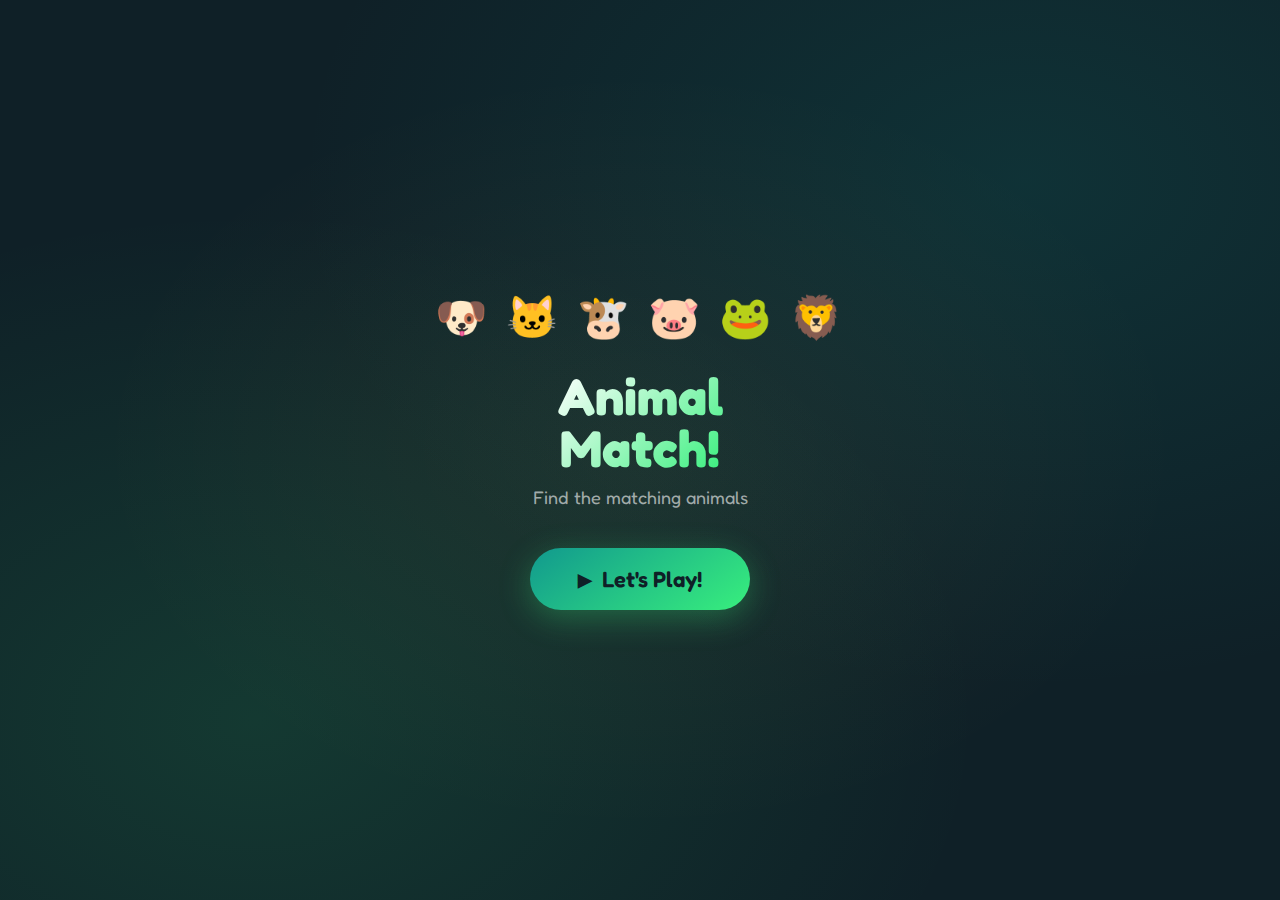
<file: index.html>
<!DOCTYPE html>
<html lang="en">
<head>
  <meta charset="UTF-8">
  <meta name="viewport" content="width=device-width, initial-scale=1.0, maximum-scale=1.0, user-scalable=no">
  <meta name="mobile-web-app-capable" content="yes">
  <meta name="apple-mobile-web-app-status-bar-style" content="black-translucent">
  <meta name="theme-color" content="#1a1028">
  <link rel="manifest" href="/manifest.json">
  <link rel="icon" href="/icon.svg" type="image/svg+xml">
  <link rel="apple-touch-icon" href="/icon-192.png">
  <title>Animal Match!</title>
  <link rel="preconnect" href="https://fonts.googleapis.com">
  <link rel="preconnect" href="https://fonts.gstatic.com" crossorigin>
  <link href="https://fonts.googleapis.com/css2?family=Fredoka:wght@400;500;600;700&display=swap" rel="stylesheet">
  <link rel="stylesheet" href="styles.css">
</head>
<body>

  <!-- Start Screen -->
  <div id="start-screen" class="screen start-screen">
    <div class="start-content">
      <div class="start-emojis">🐶 🐱 🐮 🐷 🐸 🦁</div>
      <h1 class="start-title">Animal<br>Match!</h1>
      <p class="start-subtitle">Find the matching animals</p>
      <button class="btn btn-play" id="start-btn">
        <span class="btn-icon">&#9654;</span>
        <span>Let's Play!</span>
      </button>
    </div>
    <div class="start-bg-pattern"></div>
  </div>

  <!-- Game Screen -->
  <div id="game-screen" class="screen game-screen hidden">
    <header class="game-header">
      <a href="home.html" class="home-btn" title="Home">&#9664;</a>
      <h1 class="game-title">Animal Match!</h1>
      <div class="game-progress">
        <div class="progress-bar">
          <div class="progress-fill" id="progress-fill"></div>
        </div>
        <span class="progress-text" id="progress-text">0 / 6</span>
      </div>
    </header>

    <div class="game-scroll-area">
      <div id="card-grid" class="card-grid"></div>
    </div>

    <footer class="game-footer">
      <button class="btn btn-restart" id="new-game-btn">
        New Game
      </button>
    </footer>
  </div>

  <!-- Win Screen -->
  <div id="win-screen" class="screen win-screen hidden">
    <div class="win-content">
      <div class="win-burst"></div>
      <div class="win-emoji">🎉</div>
      <h1 class="win-title">Amazing!</h1>
      <p class="win-subtitle">You found all the animals!</p>
      <div id="animal-parade" class="animal-parade"></div>
      <button class="btn btn-play" id="play-again-btn">
        Play Again!
      </button>
      <a href="home.html" class="win-home-link">Back to Games</a>
    </div>
  </div>

  <!-- Confetti -->
  <div id="confetti-container" class="confetti-container hidden"></div>

  <script src="sounds.js"></script>
  <script src="game.js"></script>
  <script>if('serviceWorker' in navigator) navigator.serviceWorker.register('/sw.js');</script>
</body>
</html>
</file>
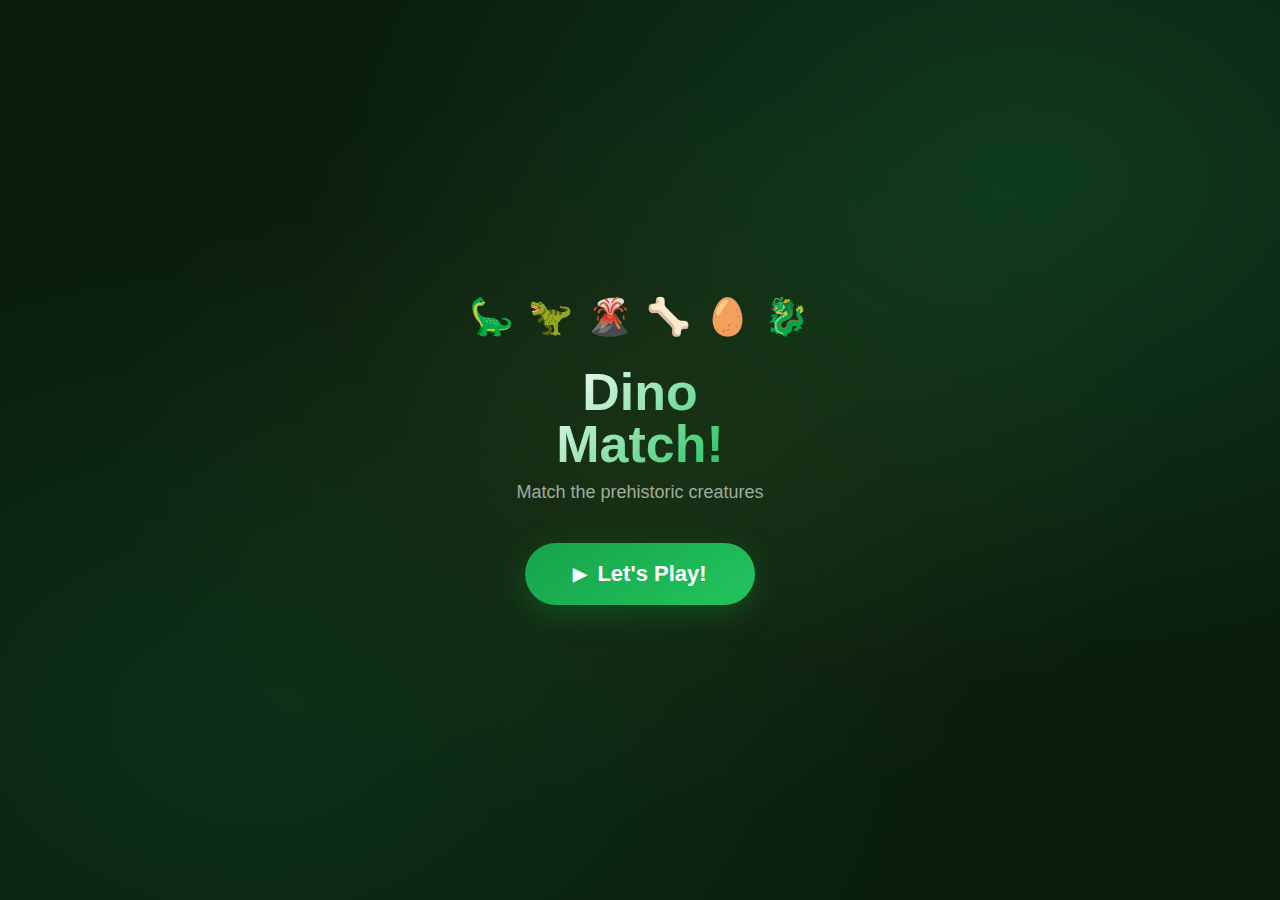
<file: dino-match/index.html>
<!DOCTYPE html>
<html lang="en">
<head>
  <meta charset="UTF-8">
  <meta name="viewport" content="width=device-width, initial-scale=1.0, maximum-scale=1.0, user-scalable=no">
  <meta name="mobile-web-app-capable" content="yes">
  <meta name="apple-mobile-web-app-status-bar-style" content="black-translucent">
  <meta name="theme-color" content="#1a1028">
  <link rel="manifest" href="/manifest.json">
  <link rel="icon" href="/icon.svg" type="image/svg+xml">
  <link rel="apple-touch-icon" href="/icon-192.png">
  <title>Dino Match!</title>
  <link rel="preconnect" href="https://fonts.googleapis.com">
  <link rel="preconnect" href="https://fonts.gstatic.com" crossorigin>
  <link href="https://fonts.googleapis.com/css2?family=Fredoka:wght@400;500;600;700&display=swap" rel="stylesheet">
  <link rel="stylesheet" href="styles.css">
</head>
<body>

  <!-- Start Screen -->
  <div id="start-screen" class="screen start-screen">
    <div class="start-content">
      <div class="start-emojis">🦕 🦖 🌋 🦴 🥚 🐉</div>
      <h1 class="start-title">Dino<br>Match!</h1>
      <p class="start-subtitle">Match the prehistoric creatures</p>
      <button class="btn btn-play" id="start-btn">
        <span class="btn-icon">&#9654;</span>
        <span>Let's Play!</span>
      </button>
    </div>
    <div class="start-bg-pattern"></div>
  </div>

  <!-- Game Screen -->
  <div id="game-screen" class="screen game-screen hidden">
    <header class="game-header">
      <a href="../home.html" class="home-btn" title="Home">&#9664;</a>
      <h1 class="game-title">Dino Match!</h1>
      <div class="game-progress">
        <div class="progress-bar">
          <div class="progress-fill" id="progress-fill"></div>
        </div>
        <span class="progress-text" id="progress-text">0 / 6</span>
      </div>
    </header>

    <div class="game-scroll-area">
      <div id="card-grid" class="card-grid"></div>
    </div>

    <footer class="game-footer">
      <button class="btn btn-restart" id="new-game-btn">
        New Game
      </button>
    </footer>
  </div>

  <!-- Win Screen -->
  <div id="win-screen" class="screen win-screen hidden">
    <div class="win-content">
      <div class="win-burst"></div>
      <div class="win-emoji">🦖</div>
      <h1 class="win-title">Roar!</h1>
      <p class="win-subtitle">You matched all the dinos!</p>
      <div id="animal-parade" class="animal-parade"></div>
      <button class="btn btn-play" id="play-again-btn">
        Play Again!
      </button>
      <a href="../home.html" class="win-home-link">Back to Games</a>
    </div>
  </div>

  <!-- Confetti -->
  <div id="confetti-container" class="confetti-container hidden"></div>

  <script src="sounds.js"></script>
  <script src="game.js"></script>
  <script>if('serviceWorker' in navigator) navigator.serviceWorker.register('/sw.js');</script>
</body>
</html>
</file>
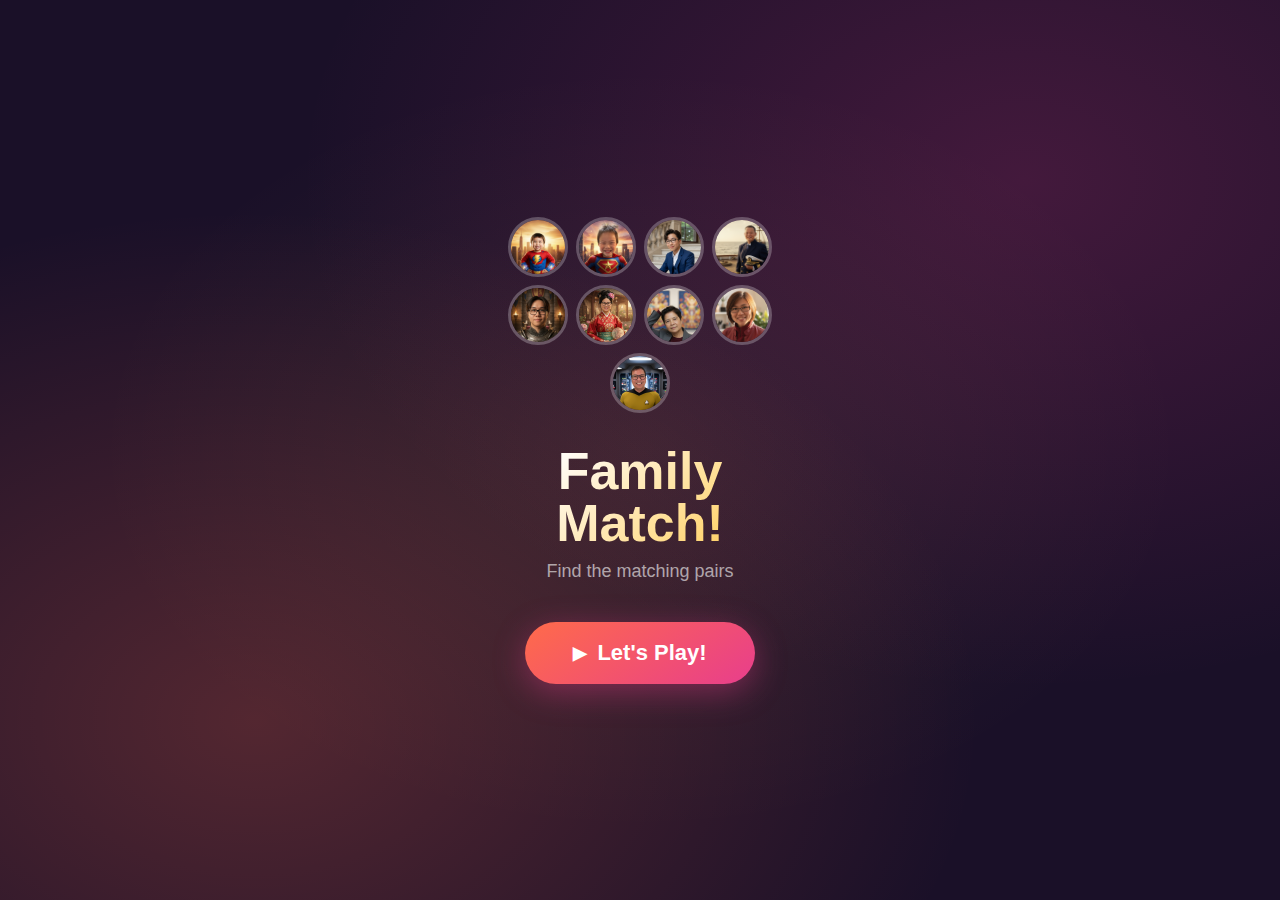
<file: family-match/index.html>
<!DOCTYPE html>
<html lang="en">
<head>
  <meta charset="UTF-8">
  <meta name="viewport" content="width=device-width, initial-scale=1.0, maximum-scale=1.0, user-scalable=no">
  <meta name="mobile-web-app-capable" content="yes">
  <meta name="apple-mobile-web-app-status-bar-style" content="black-translucent">
  <title>Family Match!</title>
  <link rel="preconnect" href="https://fonts.googleapis.com">
  <link rel="preconnect" href="https://fonts.gstatic.com" crossorigin>
  <link href="https://fonts.googleapis.com/css2?family=Fredoka:wght@400;500;600;700&display=swap" rel="stylesheet">
  <link rel="stylesheet" href="styles.css">
</head>
<body>

  <!-- Start Screen -->
  <div id="start-screen" class="screen start-screen">
    <div class="start-content">
      <div class="start-photos" id="start-photos"></div>
      <h1 class="start-title">Family<br>Match!</h1>
      <p class="start-subtitle">Find the matching pairs</p>
      <button class="btn btn-play" id="start-btn">
        <span class="btn-icon">&#9654;</span>
        <span>Let's Play!</span>
      </button>
    </div>
    <div class="start-bg-pattern"></div>
  </div>

  <!-- Game Screen -->
  <div id="game-screen" class="screen game-screen hidden">
    <header class="game-header">
      <a href="../home.html" class="home-btn" title="Home">&#8962;</a>
      <h1 class="game-title">Family Match!</h1>
      <div class="game-progress">
        <div class="progress-bar">
          <div class="progress-fill" id="progress-fill"></div>
        </div>
        <span class="progress-text" id="progress-text">0 / 9</span>
      </div>
    </header>

    <div class="game-scroll-area">
      <div id="card-grid" class="card-grid">
        <!-- Cards inserted by JS -->
      </div>
    </div>

    <footer class="game-footer">
      <button class="btn btn-restart" id="new-game-btn">
        New Game
      </button>
    </footer>
  </div>

  <!-- Win Screen -->
  <div id="win-screen" class="screen win-screen hidden">
    <div class="win-content">
      <div class="win-burst"></div>
      <div class="win-emoji">&#127881;</div>
      <h1 class="win-title">You did it!</h1>
      <p class="win-subtitle">You matched the whole family!</p>
      <div id="family-parade" class="family-parade"></div>
      <button class="btn btn-play" id="play-again-btn">
        Play Again!
      </button>
      <a href="../home.html" class="win-home-link">Back to Games</a>
    </div>
  </div>

  <!-- Confetti -->
  <div id="confetti-container" class="confetti-container hidden"></div>

  <span id="stars" class="sr-only"></span>

  <script src="sounds.js"></script>
  <script src="game.js"></script>
</body>
</html>
</file>
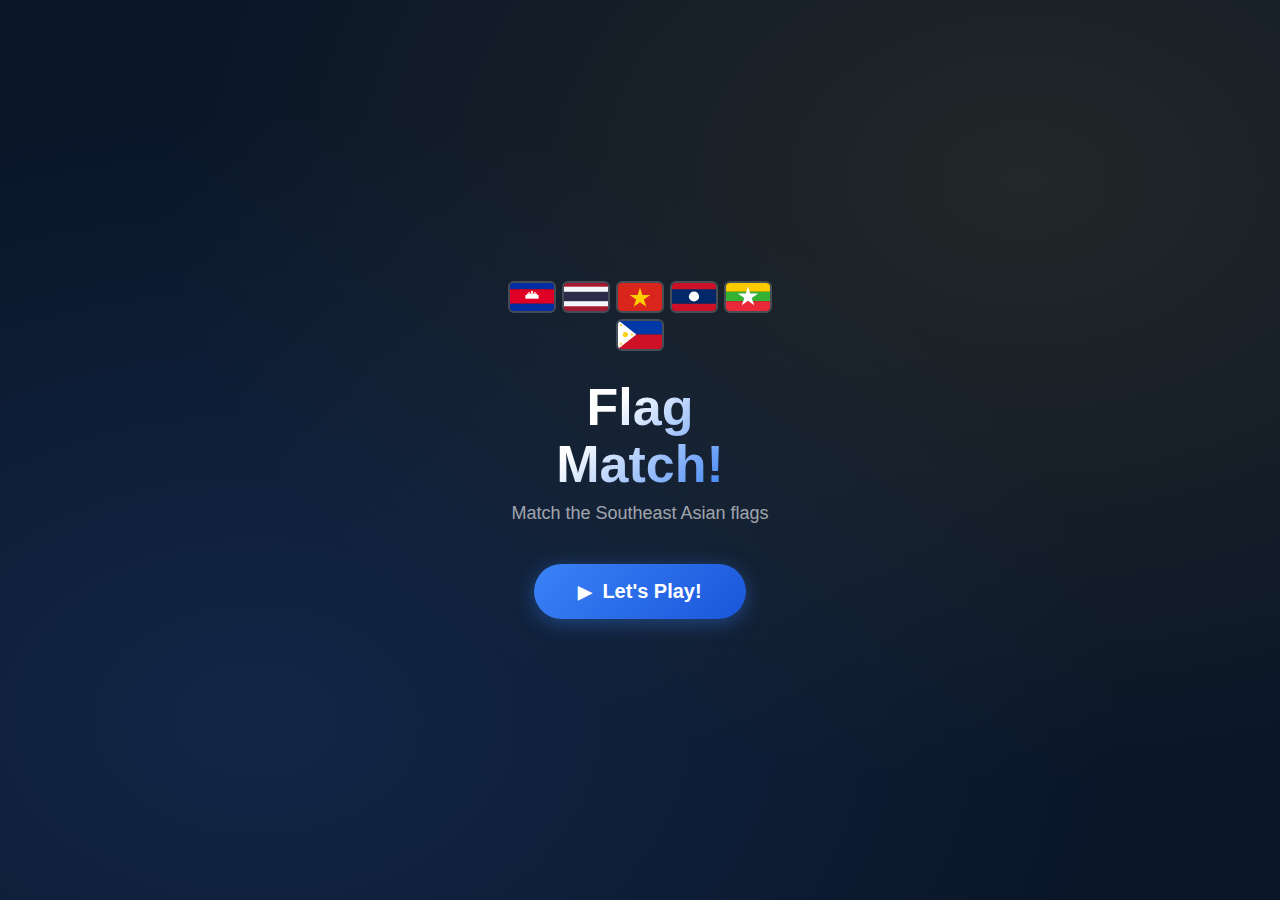
<file: flag-match/index.html>
<!DOCTYPE html>
<html lang="en">
<head>
  <meta charset="UTF-8">
  <meta name="viewport" content="width=device-width, initial-scale=1.0, maximum-scale=1.0, user-scalable=no">
  <meta name="mobile-web-app-capable" content="yes">
  <meta name="apple-mobile-web-app-status-bar-style" content="black-translucent">
  <meta name="theme-color" content="#1a1028">
  <link rel="manifest" href="/manifest.json">
  <link rel="icon" href="/icon.svg" type="image/svg+xml">
  <link rel="apple-touch-icon" href="/icon-192.png">
  <title>Flag Match!</title>
  <link rel="preconnect" href="https://fonts.googleapis.com">
  <link rel="preconnect" href="https://fonts.gstatic.com" crossorigin>
  <link href="https://fonts.googleapis.com/css2?family=Fredoka:wght@400;500;600;700&display=swap" rel="stylesheet">
  <link rel="stylesheet" href="styles.css">
</head>
<body>
  <!-- Start Screen -->
  <div id="start-screen" class="screen start-screen">
    <div class="start-content">
      <div class="start-flags" id="start-flags"></div>
      <h1 class="start-title">Flag<br>Match!</h1>
      <p class="start-subtitle">Match the Southeast Asian flags</p>
      <button class="btn btn-play" id="start-btn">
        <span class="btn-icon">&#9654;</span>
        <span>Let's Play!</span>
      </button>
    </div>
    <div class="start-bg-pattern"></div>
  </div>

  <!-- Game Screen -->
  <div id="game-screen" class="screen game-screen hidden">
    <header class="game-header">
      <a href="../home.html" class="home-btn" title="Home">&#9664;</a>
      <h1 class="game-title">Flag Match!</h1>
      <div class="game-progress">
        <div class="progress-bar">
          <div class="progress-fill" id="progress-fill"></div>
        </div>
        <span class="progress-text" id="progress-text">0 / 6</span>
      </div>
    </header>
    <div class="game-scroll-area">
      <div id="card-grid" class="card-grid"></div>
    </div>
    <footer class="game-footer">
      <button class="btn btn-restart" id="new-game-btn">New Game</button>
    </footer>
  </div>

  <!-- Win Screen -->
  <div id="win-screen" class="screen win-screen hidden">
    <div class="win-content">
      <div class="win-burst"></div>
      <div class="win-emoji">&#127942;</div>
      <h1 class="win-title">Amazing!</h1>
      <p class="win-subtitle">You matched all the flags!</p>
      <div id="flag-parade" class="flag-parade"></div>
      <button class="btn btn-play" id="play-again-btn">Play Again!</button>
      <a href="../home.html" class="win-home-link">Back to Games</a>
    </div>
  </div>

  <div id="confetti-container" class="confetti-container hidden"></div>
  <script src="sounds.js"></script>
  <script src="game.js"></script>
  <script>if('serviceWorker' in navigator) navigator.serviceWorker.register('/sw.js');</script>
</body>
</html>
</file>
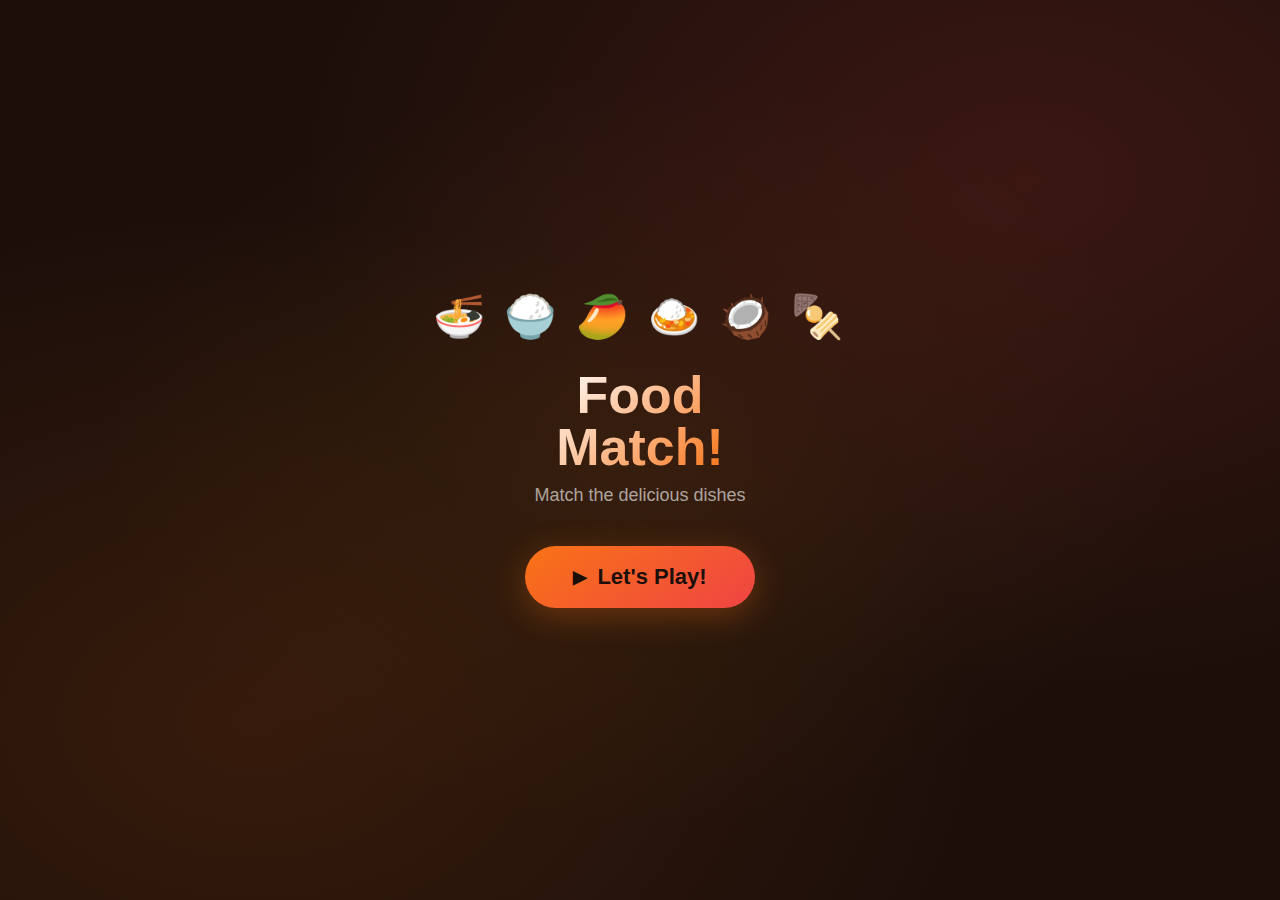
<file: food-match/index.html>
<!DOCTYPE html>
<html lang="en">
<head>
  <meta charset="UTF-8">
  <meta name="viewport" content="width=device-width, initial-scale=1.0, maximum-scale=1.0, user-scalable=no">
  <meta name="mobile-web-app-capable" content="yes">
  <meta name="apple-mobile-web-app-status-bar-style" content="black-translucent">
  <title>Food Match!</title>
  <link rel="preconnect" href="https://fonts.googleapis.com">
  <link rel="preconnect" href="https://fonts.gstatic.com" crossorigin>
  <link href="https://fonts.googleapis.com/css2?family=Fredoka:wght@400;500;600;700&display=swap" rel="stylesheet">
  <link rel="stylesheet" href="styles.css">
</head>
<body>

  <!-- Start Screen -->
  <div id="start-screen" class="screen start-screen">
    <div class="start-content">
      <div class="start-emojis">🍜 🍚 🥭 🍛 🥥 🍢</div>
      <h1 class="start-title">Food<br>Match!</h1>
      <p class="start-subtitle">Match the delicious dishes</p>
      <button class="btn btn-play" id="start-btn">
        <span class="btn-icon">&#9654;</span>
        <span>Let's Play!</span>
      </button>
    </div>
    <div class="start-bg-pattern"></div>
  </div>

  <!-- Game Screen -->
  <div id="game-screen" class="screen game-screen hidden">
    <header class="game-header">
      <a href="../home.html" class="home-btn" title="Home">&#8962;</a>
      <h1 class="game-title">Food Match!</h1>
      <div class="game-progress">
        <div class="progress-bar">
          <div class="progress-fill" id="progress-fill"></div>
        </div>
        <span class="progress-text" id="progress-text">0 / 6</span>
      </div>
    </header>

    <div class="game-scroll-area">
      <div id="card-grid" class="card-grid"></div>
    </div>

    <footer class="game-footer">
      <button class="btn btn-restart" id="new-game-btn">
        New Game
      </button>
    </footer>
  </div>

  <!-- Win Screen -->
  <div id="win-screen" class="screen win-screen hidden">
    <div class="win-content">
      <div class="win-burst"></div>
      <div class="win-emoji">🍽️</div>
      <h1 class="win-title">Amazing!</h1>
      <p class="win-subtitle">You matched all the food!</p>
      <div id="animal-parade" class="animal-parade"></div>
      <button class="btn btn-play" id="play-again-btn">
        Play Again!
      </button>
      <a href="../home.html" class="win-home-link">Back to Games</a>
    </div>
  </div>

  <!-- Confetti -->
  <div id="confetti-container" class="confetti-container hidden"></div>

  <script src="sounds.js"></script>
  <script src="game.js"></script>
</body>
</html>
</file>
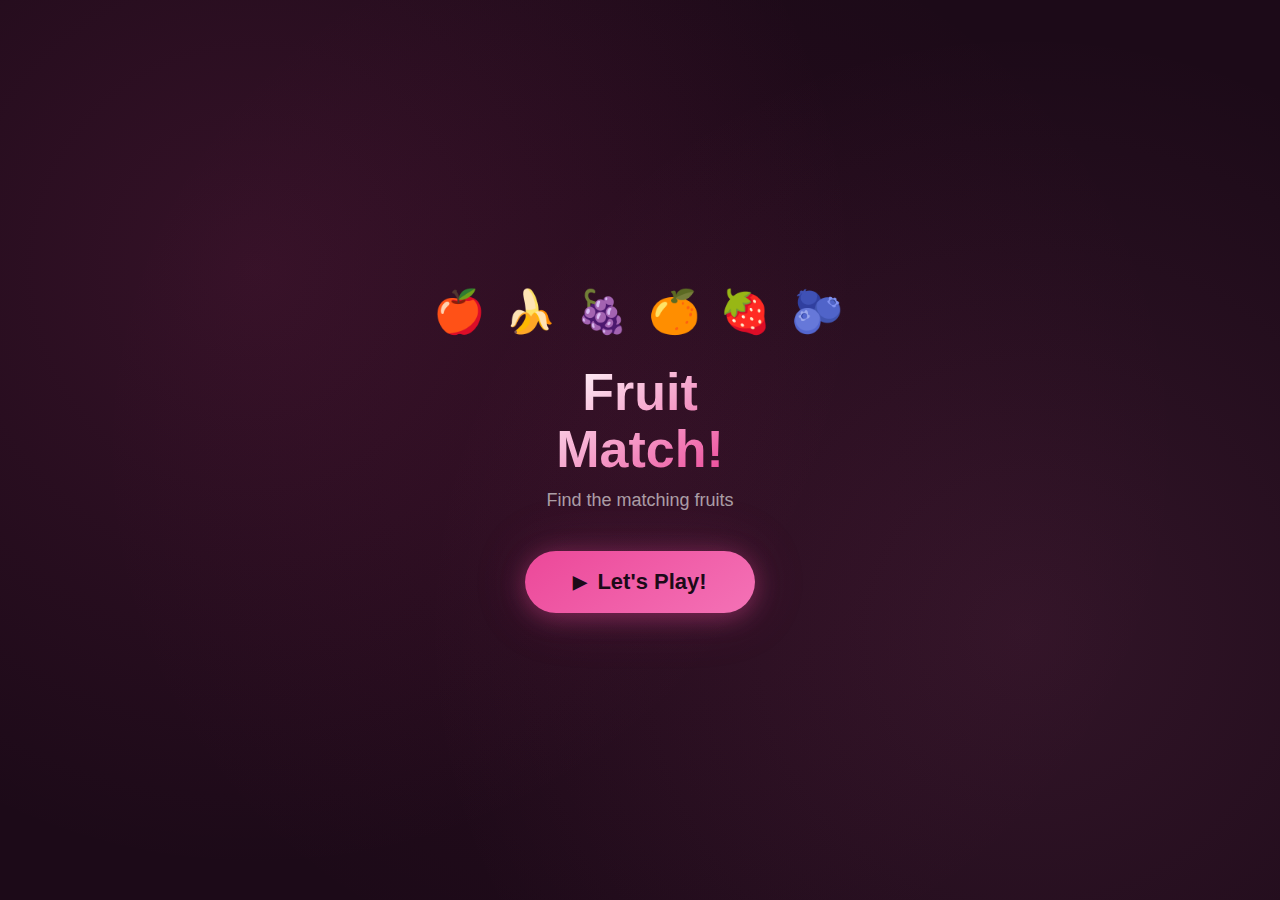
<file: fruit-match/index.html>
<!DOCTYPE html>
<html lang="en">
<head>
  <meta charset="UTF-8">
  <meta name="viewport" content="width=device-width, initial-scale=1.0, maximum-scale=1.0, user-scalable=no">
  <meta name="mobile-web-app-capable" content="yes">
  <meta name="apple-mobile-web-app-status-bar-style" content="black-translucent">
  <title>Fruit Match!</title>
  <link rel="preconnect" href="https://fonts.googleapis.com">
  <link rel="preconnect" href="https://fonts.gstatic.com" crossorigin>
  <link href="https://fonts.googleapis.com/css2?family=Fredoka:wght@400;500;600;700&display=swap" rel="stylesheet">
  <link rel="stylesheet" href="styles.css">
</head>
<body>
  <!-- Start Screen -->
  <div id="start-screen" class="screen start-screen">
    <div class="start-content">
      <div class="start-emojis">🍎 🍌 🍇 🍊 🍓 🫐</div>
      <h1 class="start-title">Fruit<br>Match!</h1>
      <p class="start-subtitle">Find the matching fruits</p>
      <button class="btn btn-play" id="start-btn">
        <span class="btn-icon">&#9654;</span>
        <span>Let's Play!</span>
      </button>
    </div>
    <div class="start-bg-pattern"></div>
  </div>

  <!-- Game Screen -->
  <div id="game-screen" class="screen game-screen hidden">
    <header class="game-header">
      <a href="../home.html" class="home-btn" title="Home">&#8962;</a>
      <h1 class="game-title">Fruit Match!</h1>
      <div class="game-progress">
        <div class="progress-bar">
          <div class="progress-fill" id="progress-fill"></div>
        </div>
        <span class="progress-text" id="progress-text">0 / 6</span>
      </div>
    </header>
    <div class="game-scroll-area">
      <div id="card-grid" class="card-grid"></div>
    </div>
    <footer class="game-footer">
      <button class="btn btn-restart" id="new-game-btn">New Game</button>
    </footer>
  </div>

  <!-- Win Screen -->
  <div id="win-screen" class="screen win-screen hidden">
    <div class="win-content">
      <div class="win-burst"></div>
      <div class="win-emoji">🍉</div>
      <h1 class="win-title">Yummy!</h1>
      <p class="win-subtitle">You found all the fruits!</p>
      <div id="animal-parade" class="animal-parade"></div>
      <button class="btn btn-play" id="play-again-btn">Play Again!</button>
      <a href="../home.html" class="win-home-link">Back to Games</a>
    </div>
  </div>

  <div id="confetti-container" class="confetti-container hidden"></div>
  <script src="sounds.js"></script>
  <script src="game.js"></script>
</body>
</html>
</file>
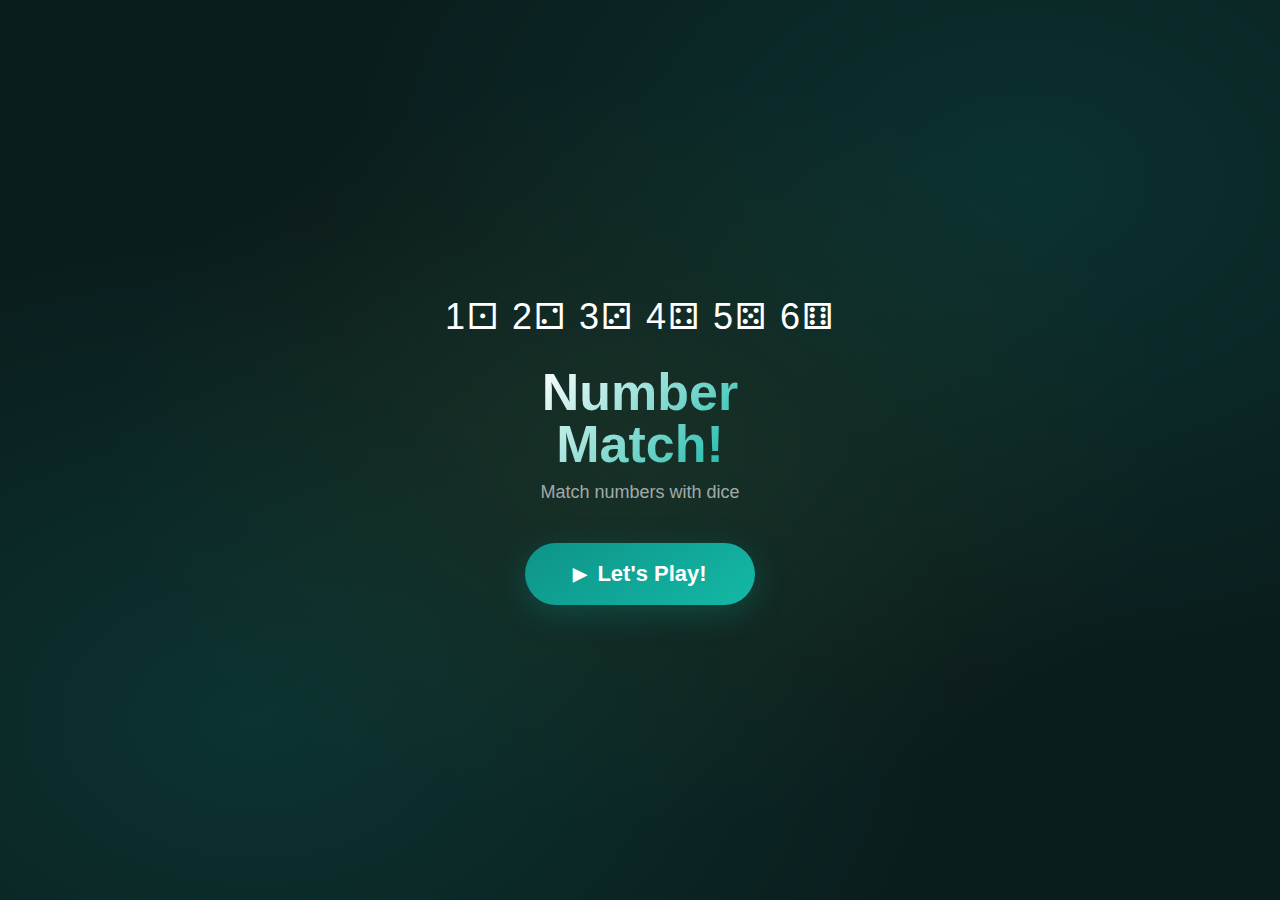
<file: number-match/index.html>
<!DOCTYPE html>
<html lang="en">
<head>
  <meta charset="UTF-8">
  <meta name="viewport" content="width=device-width, initial-scale=1.0, maximum-scale=1.0, user-scalable=no">
  <meta name="mobile-web-app-capable" content="yes">
  <meta name="apple-mobile-web-app-status-bar-style" content="black-translucent">
  <meta name="theme-color" content="#1a1028">
  <link rel="manifest" href="/manifest.json">
  <link rel="icon" href="/icon.svg" type="image/svg+xml">
  <link rel="apple-touch-icon" href="/icon-192.png">
  <title>Number Match!</title>
  <link rel="preconnect" href="https://fonts.googleapis.com">
  <link rel="preconnect" href="https://fonts.gstatic.com" crossorigin>
  <link href="https://fonts.googleapis.com/css2?family=Fredoka:wght@400;500;600;700&display=swap" rel="stylesheet">
  <link rel="stylesheet" href="styles.css">
</head>
<body>

  <!-- Start Screen -->
  <div id="start-screen" class="screen start-screen">
    <div class="start-content">
      <div class="start-emojis">1&#9856; 2&#9857; 3&#9858; 4&#9859; 5&#9860; 6&#9861;</div>
      <h1 class="start-title">Number<br>Match!</h1>
      <p class="start-subtitle">Match numbers with dice</p>
      <button class="btn btn-play" id="start-btn">
        <span class="btn-icon">&#9654;</span>
        <span>Let's Play!</span>
      </button>
    </div>
    <div class="start-bg-pattern"></div>
  </div>

  <!-- Game Screen -->
  <div id="game-screen" class="screen game-screen hidden">
    <header class="game-header">
      <a href="../home.html" class="home-btn" title="Home">&#8962;</a>
      <h1 class="game-title">Number Match!</h1>
      <div class="game-progress">
        <div class="progress-bar">
          <div class="progress-fill" id="progress-fill"></div>
        </div>
        <span class="progress-text" id="progress-text">0 / 6</span>
      </div>
    </header>

    <div class="game-scroll-area">
      <div id="card-grid" class="card-grid"></div>
    </div>

    <footer class="game-footer">
      <button class="btn btn-restart" id="new-game-btn">
        New Game
      </button>
    </footer>
  </div>

  <!-- Win Screen -->
  <div id="win-screen" class="screen win-screen hidden">
    <div class="win-content">
      <div class="win-burst"></div>
      <div class="win-emoji">&#127919;</div>
      <h1 class="win-title">Perfect!</h1>
      <p class="win-subtitle">You matched all the numbers!</p>
      <div id="animal-parade" class="animal-parade"></div>
      <button class="btn btn-play" id="play-again-btn">
        Play Again!
      </button>
      <a href="../home.html" class="win-home-link">Back to Games</a>
    </div>
  </div>

  <!-- Confetti -->
  <div id="confetti-container" class="confetti-container hidden"></div>

  <script src="sounds.js"></script>
  <script src="game.js"></script>
  <script>if('serviceWorker' in navigator) navigator.serviceWorker.register('/sw.js');</script>
</body>
</html>
</file>
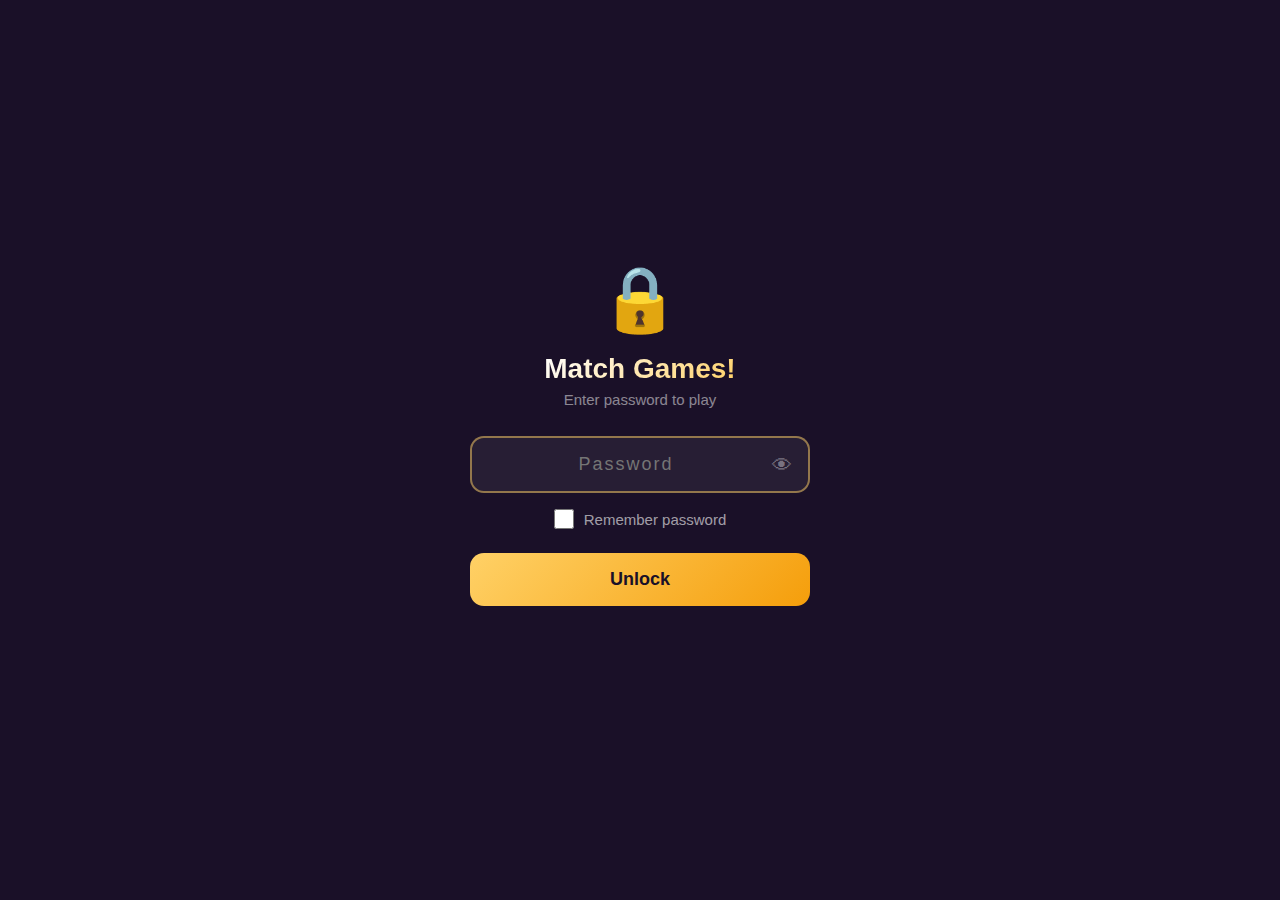
<file: home.html>
<!DOCTYPE html>
<html lang="en">
<head>
  <meta charset="UTF-8">
  <meta name="viewport" content="width=device-width, initial-scale=1.0, maximum-scale=1.0, user-scalable=no">
  <meta name="mobile-web-app-capable" content="yes">
  <meta name="theme-color" content="#1a1028">
  <link rel="manifest" href="/manifest.json">
  <link rel="icon" href="/icon.svg" type="image/svg+xml">
  <link rel="apple-touch-icon" href="/icon-192.png">
  <title>Match Games!</title>
  <link rel="preconnect" href="https://fonts.googleapis.com">
  <link rel="preconnect" href="https://fonts.gstatic.com" crossorigin>
  <link href="https://fonts.googleapis.com/css2?family=Fredoka:wght@400;500;600;700&display=swap" rel="stylesheet">
  <style>
    * {
      margin: 0;
      padding: 0;
      box-sizing: border-box;
      -webkit-tap-highlight-color: transparent;
    }

    body {
      font-family: 'Fredoka', sans-serif;
      background: #1a1028;
      color: #fff;
      min-height: 100vh;
      min-height: -webkit-fill-available;
      padding: 24px 16px;
      padding-bottom: 40px;
      overflow-y: auto;
      -webkit-overflow-scrolling: touch;
    }

    /* Ambient glow */
    body::before {
      content: '';
      position: fixed;
      inset: 0;
      background:
        radial-gradient(ellipse at 30% 20%, rgba(255,107,74,0.12) 0%, transparent 50%),
        radial-gradient(ellipse at 70% 80%, rgba(232,62,140,0.1) 0%, transparent 50%),
        radial-gradient(ellipse at 50% 50%, rgba(116,75,162,0.08) 0%, transparent 60%);
      pointer-events: none;
      z-index: 0;
    }

    .page {
      position: relative;
      z-index: 1;
      display: flex;
      flex-direction: column;
      align-items: center;
      gap: 20px;
      width: 100%;
      max-width: 420px;
      margin: 0 auto;
    }

    .header {
      text-align: center;
      padding-top: 12px;
      margin-bottom: 4px;
    }

    .title {
      font-size: 36px;
      font-weight: 700;
      background: linear-gradient(135deg, #fff 0%, #ffd166 100%);
      -webkit-background-clip: text;
      -webkit-text-fill-color: transparent;
      background-clip: text;
      line-height: 1.1;
    }

    .subtitle {
      font-size: 16px;
      color: rgba(255,255,255,0.5);
      margin-top: 8px;
      font-weight: 400;
    }

    .games {
      display: flex;
      flex-direction: column;
      gap: 14px;
      width: 100%;
    }

    .game-card {
      display: flex;
      align-items: center;
      gap: 16px;
      padding: 16px 18px;
      border-radius: 18px;
      text-decoration: none;
      color: #fff;
      position: relative;
      overflow: hidden;
      touch-action: manipulation;
      cursor: pointer;
    }

    .game-card::before {
      content: '';
      position: absolute;
      inset: 0;
      border-radius: 18px;
      border: 1px solid rgba(255,255,255,0.08);
      pointer-events: none;
    }

    /* Hover/active only for devices that support hover (not touch) */
    @media (hover: hover) {
      .game-card { transition: transform 0.2s, box-shadow 0.2s; }
      .game-card:hover { transform: translateY(-2px); box-shadow: 0 12px 40px rgba(0,0,0,0.4); }
    }
    .game-card:active { transform: scale(0.97); }

    /* Game card themes */
    .game-card--animals {
      background: linear-gradient(135deg, #1e6b3a 0%, #0d4a2a 100%);
      box-shadow: 0 6px 24px rgba(30,107,58,0.25);
    }
    .game-card--family {
      background: linear-gradient(135deg, #8b2252 0%, #5a1638 100%);
      box-shadow: 0 6px 24px rgba(139,34,82,0.25);
    }
    .game-card--flags {
      background: linear-gradient(135deg, #1a56db 0%, #1e3a8a 100%);
      box-shadow: 0 6px 24px rgba(26,86,219,0.25);
    }
    .game-card--food {
      background: linear-gradient(135deg, #c2410c 0%, #9a3412 100%);
      box-shadow: 0 6px 24px rgba(194,65,12,0.25);
    }
    .game-card--numbers {
      background: linear-gradient(135deg, #0d9488 0%, #065f5b 100%);
      box-shadow: 0 6px 24px rgba(13,148,136,0.25);
    }
    .game-card--fruits {
      background: linear-gradient(135deg, #be185d 0%, #831843 100%);
      box-shadow: 0 6px 24px rgba(190,24,93,0.25);
    }
    .game-card--dinos {
      background: linear-gradient(135deg, #16a34a 0%, #0d6b2e 100%);
      box-shadow: 0 6px 24px rgba(22,163,74,0.25);
    }

    .game-icon {
      font-size: 40px;
      line-height: 1;
      flex-shrink: 0;
      width: 60px;
      height: 60px;
      display: flex;
      align-items: center;
      justify-content: center;
      background: rgba(255,255,255,0.1);
      border-radius: 14px;
    }

    .game-info { flex: 1; }

    .game-name {
      font-size: 19px;
      font-weight: 700;
      margin-bottom: 2px;
    }

    .game-desc {
      font-size: 13px;
      color: rgba(255,255,255,0.55);
      font-weight: 400;
      line-height: 1.3;
    }

    .game-arrow {
      font-size: 22px;
      opacity: 0.4;
      flex-shrink: 0;
    }

    /* Staggered entrance */
    .game-card { animation: slide-up 0.4s ease-out both; }
    .game-card:nth-child(1) { animation-delay: 0.05s; }
    .game-card:nth-child(2) { animation-delay: 0.1s; }
    .game-card:nth-child(3) { animation-delay: 0.15s; }
    .game-card:nth-child(4) { animation-delay: 0.2s; }
    .game-card:nth-child(5) { animation-delay: 0.25s; }
    .game-card:nth-child(6) { animation-delay: 0.3s; }
    .game-card:nth-child(7) { animation-delay: 0.35s; }

    .header { animation: fade-in 0.4s ease-out both; }

    @keyframes slide-up {
      from { opacity: 0; transform: translateY(24px); }
      to { opacity: 1; transform: translateY(0); }
    }

    @keyframes fade-in {
      from { opacity: 0; }
      to { opacity: 1; }
    }

    /* Password screen */
    .lock-screen {
      position: fixed;
      inset: 0;
      z-index: 100;
      background: #1a1028;
      display: flex;
      align-items: center;
      justify-content: center;
      padding: 24px;
    }

    .lock-screen.hidden { display: none; }

    .lock-box {
      display: flex;
      flex-direction: column;
      align-items: center;
      text-align: center;
      max-width: 340px;
      width: 100%;
      animation: fade-in 0.4s ease-out;
    }

    .lock-icon {
      font-size: 64px;
      margin-bottom: 16px;
    }

    .lock-title {
      font-size: 28px;
      font-weight: 700;
      margin-bottom: 6px;
      background: linear-gradient(135deg, #fff 0%, #ffd166 100%);
      -webkit-background-clip: text;
      -webkit-text-fill-color: transparent;
      background-clip: text;
    }

    .lock-subtitle {
      font-size: 15px;
      color: rgba(255,255,255,0.5);
      margin-bottom: 28px;
    }

    .lock-input-wrap {
      width: 100%;
      position: relative;
    }

    .lock-input {
      width: 100%;
      padding: 16px 48px 16px 20px;
      border-radius: 14px;
      border: 2px solid rgba(255,255,255,0.15);
      background: rgba(255,255,255,0.06);
      color: #fff;
      font-family: 'Fredoka', sans-serif;
      font-size: 18px;
      font-weight: 500;
      text-align: center;
      letter-spacing: 2px;
      outline: none;
      transition: border-color 0.2s;
      -webkit-user-select: text;
      user-select: text;
    }

    .lock-input:focus {
      border-color: rgba(255,209,102,0.5);
    }

    .lock-input.shake {
      animation: shake 0.4s ease;
      border-color: #ef4444;
    }

    .lock-toggle {
      position: absolute;
      right: 14px;
      top: 50%;
      transform: translateY(-50%);
      background: none;
      border: none;
      color: rgba(255,255,255,0.4);
      font-size: 20px;
      cursor: pointer;
      padding: 4px;
      line-height: 1;
      touch-action: manipulation;
    }

    .lock-toggle:active {
      color: rgba(255,255,255,0.7);
    }

    .lock-remember {
      display: flex;
      align-items: center;
      gap: 10px;
      margin-top: 16px;
      cursor: pointer;
      -webkit-user-select: none;
      user-select: none;
      touch-action: manipulation;
    }

    .lock-remember input[type="checkbox"] {
      width: 20px;
      height: 20px;
      accent-color: #ffd166;
      cursor: pointer;
    }

    .lock-remember span {
      font-size: 15px;
      color: rgba(255,255,255,0.6);
      font-weight: 500;
    }

    .lock-btn {
      margin-top: 24px;
      width: 100%;
      padding: 16px;
      border-radius: 14px;
      border: none;
      background: linear-gradient(135deg, #ffd166, #f59e0b);
      color: #1a1028;
      font-family: 'Fredoka', sans-serif;
      font-size: 18px;
      font-weight: 700;
      cursor: pointer;
      touch-action: manipulation;
      transition: transform 0.15s;
    }

    .lock-btn:active {
      transform: scale(0.96);
    }

    .lock-error {
      margin-top: 12px;
      font-size: 14px;
      color: #ef4444;
      font-weight: 500;
      min-height: 20px;
    }

    @keyframes shake {
      0%, 100% { transform: translateX(0); }
      20% { transform: translateX(-10px); }
      40% { transform: translateX(10px); }
      60% { transform: translateX(-6px); }
      80% { transform: translateX(6px); }
    }
  </style>
</head>
<body>
  <!-- Password Screen -->
  <div id="lock-screen" class="lock-screen">
    <div class="lock-box">
      <div class="lock-icon">🔒</div>
      <h1 class="lock-title">Match Games!</h1>
      <p class="lock-subtitle">Enter password to play</p>
      <div class="lock-input-wrap">
        <input type="password" class="lock-input" id="lock-input" placeholder="Password" autocomplete="off" inputmode="text">
        <button type="button" class="lock-toggle" id="lock-toggle" aria-label="Show password">&#128065;</button>
      </div>
      <label class="lock-remember">
        <input type="checkbox" id="lock-remember">
        <span>Remember password</span>
      </label>
      <button class="lock-btn" id="lock-btn">Unlock</button>
      <div class="lock-error" id="lock-error"></div>
    </div>
  </div>

  <div class="page" id="page" style="display:none">
    <div class="header">
      <h1 class="title">Match Games!</h1>
      <p class="subtitle">Pick a game to play</p>
    </div>

    <div class="games">
      <a href="index.html" class="game-card game-card--animals">
        <div class="game-icon">🐾</div>
        <div class="game-info">
          <div class="game-name">Animal Match</div>
          <div class="game-desc">Match the cute animals!</div>
        </div>
        <span class="game-arrow">›</span>
      </a>

      <a href="family-match/index.html" class="game-card game-card--family">
        <div class="game-icon">👨‍👩‍👧‍👦</div>
        <div class="game-info">
          <div class="game-name">Family Match</div>
          <div class="game-desc">Find your family members!</div>
        </div>
        <span class="game-arrow">›</span>
      </a>

      <a href="flag-match/index.html" class="game-card game-card--flags">
        <div class="game-icon" style="padding:6px"><img src="flag-match/flags/cambodia.svg" style="width:100%;height:100%;object-fit:contain;border-radius:4px"></div>
        <div class="game-info">
          <div class="game-name">Flag Match</div>
          <div class="game-desc">Match Southeast Asian flags!</div>
        </div>
        <span class="game-arrow">›</span>
      </a>

      <a href="food-match/index.html" class="game-card game-card--food">
        <div class="game-icon">🍜</div>
        <div class="game-info">
          <div class="game-name">Food Match</div>
          <div class="game-desc">Match the delicious dishes!</div>
        </div>
        <span class="game-arrow">›</span>
      </a>

      <a href="number-match/index.html" class="game-card game-card--numbers">
        <div class="game-icon">🎲</div>
        <div class="game-info">
          <div class="game-name">Number Match</div>
          <div class="game-desc">Match numbers with dice!</div>
        </div>
        <span class="game-arrow">›</span>
      </a>

      <a href="fruit-match/index.html" class="game-card game-card--fruits">
        <div class="game-icon">🍓</div>
        <div class="game-info">
          <div class="game-name">Fruit Match</div>
          <div class="game-desc">Find the matching fruits!</div>
        </div>
        <span class="game-arrow">›</span>
      </a>

      <a href="dino-match/index.html" class="game-card game-card--dinos">
        <div class="game-icon">🦖</div>
        <div class="game-info">
          <div class="game-name">Dino Match</div>
          <div class="game-desc">Match the prehistoric creatures!</div>
        </div>
        <span class="game-arrow">›</span>
      </a>
    </div>
  </div>
<script>
  const HASH = '28d20e2036bc6866efc69f0a4d8fef939654504433b4be05e85c152e068211af';
  const lockScreen = document.getElementById('lock-screen');
  const page = document.getElementById('page');
  const lockInput = document.getElementById('lock-input');
  const lockBtn = document.getElementById('lock-btn');
  const lockError = document.getElementById('lock-error');
  const lockRemember = document.getElementById('lock-remember');

  async function sha256(text) {
    const data = new TextEncoder().encode(text);
    const buf = await crypto.subtle.digest('SHA-256', data);
    return Array.from(new Uint8Array(buf)).map(b => b.toString(16).padStart(2, '0')).join('');
  }

  function unlock() {
    lockScreen.classList.add('hidden');
    page.style.display = '';
  }

  // Check if remembered
  if (localStorage.getItem('matchGamesAuth') === HASH) {
    unlock();
  } else {
    lockInput.focus();
  }

  async function tryUnlock() {
    const val = lockInput.value;
    if (!val) return;
    const hash = await sha256(val);
    if (hash === HASH) {
      if (lockRemember.checked) {
        localStorage.setItem('matchGamesAuth', HASH);
      }
      unlock();
    } else {
      lockError.textContent = 'Wrong password';
      lockInput.classList.add('shake');
      setTimeout(() => lockInput.classList.remove('shake'), 400);
    }
  }

  const lockToggle = document.getElementById('lock-toggle');
  lockToggle.addEventListener('click', () => {
    const showing = lockInput.type === 'text';
    lockInput.type = showing ? 'password' : 'text';
    lockToggle.innerHTML = showing ? '&#128065;' : '&#128064;';
    lockInput.focus();
  });

  lockBtn.addEventListener('click', tryUnlock);
  lockInput.addEventListener('keydown', e => {
    if (e.key === 'Enter') tryUnlock();
    lockError.textContent = '';
  });
</script>
<script>if('serviceWorker' in navigator) navigator.serviceWorker.register('/sw.js');</script>
</body>
</html>
</file>
<file: styles.css>
/* ===========================================
   ANIMAL MATCH — Matching Family Match style
   =========================================== */

:root {
  --bg: #0f2027;
  --card-back: linear-gradient(145deg, #11998e, #38ef7d);
  --card-back-pattern: radial-gradient(circle at 30% 30%, rgba(255,255,255,0.15) 0%, transparent 50%);
  --accent: #38ef7d;
  --accent-dark: #11998e;
  --gold: #ffd166;
  --green: #06d6a0;
  --surface: rgba(255,255,255,0.08);
  --text: #fff;
  --text-dim: rgba(255,255,255,0.6);
  --radius: 16px;
  --font: 'Fredoka', sans-serif;
}

* {
  margin: 0;
  padding: 0;
  box-sizing: border-box;
  -webkit-tap-highlight-color: transparent;
  -webkit-touch-callout: none;
  -webkit-user-select: none;
  user-select: none;
}

html { height: 100%; }

body {
  font-family: var(--font);
  background: var(--bg);
  color: var(--text);
  min-height: 100vh;
  min-height: -webkit-fill-available;
  overflow: hidden;
  padding: env(safe-area-inset-top) env(safe-area-inset-right) env(safe-area-inset-bottom) env(safe-area-inset-left);
}

.hidden { display: none !important; }

/* ===========================================
   SHARED BUTTON
   =========================================== */
.btn {
  font-family: var(--font);
  font-weight: 600;
  border: none;
  cursor: pointer;
  display: inline-flex;
  align-items: center;
  justify-content: center;
  gap: 10px;
  transition: transform 0.15s, box-shadow 0.15s;
}
.btn:active { transform: scale(0.95) !important; }

.btn-play {
  background: var(--card-back);
  color: #0f2027;
  font-size: 22px;
  padding: 18px 48px;
  border-radius: 60px;
  box-shadow: 0 8px 32px rgba(56,239,125,0.3);
  animation: glow-pulse 2.5s ease-in-out infinite;
}

.btn-icon { font-size: 18px; }

.btn-restart {
  background: rgba(255,255,255,0.12);
  color: var(--text);
  font-size: 16px;
  padding: 14px 36px;
  border-radius: 40px;
  backdrop-filter: blur(8px);
  border: 1px solid rgba(255,255,255,0.18);
}

/* ===========================================
   START SCREEN
   =========================================== */
.screen {
  position: fixed;
  inset: 0;
  display: flex;
  flex-direction: column;
}

.start-screen {
  align-items: center;
  justify-content: center;
  background: var(--bg);
  overflow: hidden;
}

.start-content {
  position: relative;
  z-index: 2;
  display: flex;
  flex-direction: column;
  align-items: center;
  text-align: center;
  padding: 24px;
}

.start-bg-pattern {
  position: absolute;
  inset: 0;
  z-index: 1;
  background:
    radial-gradient(ellipse at 20% 80%, rgba(56,239,125,0.12) 0%, transparent 50%),
    radial-gradient(ellipse at 80% 20%, rgba(17,153,142,0.15) 0%, transparent 50%),
    radial-gradient(ellipse at 50% 50%, rgba(255,209,102,0.06) 0%, transparent 60%);
}

.start-emojis {
  font-size: 42px;
  margin-bottom: 28px;
  letter-spacing: 4px;
  animation: float-in 0.6s ease-out both;
}

.start-title {
  font-size: 52px;
  font-weight: 700;
  line-height: 1;
  margin-bottom: 12px;
  background: linear-gradient(135deg, #fff 0%, var(--accent) 100%);
  -webkit-background-clip: text;
  -webkit-text-fill-color: transparent;
  background-clip: text;
}

.start-subtitle {
  font-size: 18px;
  color: var(--text-dim);
  margin-bottom: 40px;
  font-weight: 400;
}

/* ===========================================
   GAME SCREEN
   =========================================== */
.game-screen {
  background: var(--bg);
  display: flex;
  flex-direction: column;
}

.game-header {
  padding: 12px 16px 10px;
  display: flex;
  align-items: center;
  justify-content: space-between;
  flex-shrink: 0;
  gap: 8px;
}

.home-btn {
  width: 44px;
  height: 44px;
  border-radius: 12px;
  background: var(--surface);
  border: 1px solid rgba(255,255,255,0.1);
  color: var(--text);
  font-size: 22px;
  display: flex;
  align-items: center;
  justify-content: center;
  text-decoration: none;
  flex-shrink: 0;
  touch-action: manipulation;
}
.home-btn:active { transform: scale(0.9); }

.game-title {
  font-size: 20px;
  font-weight: 700;
  background: linear-gradient(135deg, var(--accent), var(--accent-dark));
  -webkit-background-clip: text;
  -webkit-text-fill-color: transparent;
  background-clip: text;
}

.game-progress {
  display: flex;
  align-items: center;
  gap: 10px;
}

.progress-bar {
  width: 100px;
  height: 8px;
  background: var(--surface);
  border-radius: 10px;
  overflow: hidden;
}

.progress-fill {
  height: 100%;
  width: 0%;
  background: linear-gradient(90deg, var(--accent-dark), var(--accent));
  border-radius: 10px;
  transition: width 0.4s ease;
}

.progress-text {
  font-size: 14px;
  font-weight: 600;
  color: var(--text-dim);
  min-width: 40px;
  text-align: right;
}

/* ===========================================
   SCROLLABLE GAME AREA
   =========================================== */
.game-scroll-area {
  flex: 1;
  overflow-y: auto;
  -webkit-overflow-scrolling: touch;
  padding: 8px 12px;
  display: flex;
  justify-content: center;
  align-items: center;
}

/* ===========================================
   CARD GRID
   =========================================== */
.card-grid {
  display: grid;
  grid-template-columns: repeat(3, 1fr);
  gap: 8px;
  width: 100%;
  max-width: 400px;
}

/* ===========================================
   3D FLIP CARD
   =========================================== */
.card-wrapper {
  perspective: 800px;
  aspect-ratio: 1;
  touch-action: manipulation;
}

.card {
  position: relative;
  width: 100%;
  height: 100%;
  cursor: pointer;
  transform-style: preserve-3d;
  transition: transform 0.5s cubic-bezier(0.34, 1.56, 0.64, 1);
  border-radius: var(--radius);
}

.card.flipped { transform: rotateY(180deg); }
.card.matched { transform: rotateY(180deg); }
.card.flipped .card-back,
.card.matched .card-back { visibility: hidden; }

.card.matched .card-front {
  box-shadow: 0 0 0 3px var(--gold), 0 0 24px rgba(255,209,102,0.3);
}

.card-face {
  position: absolute;
  inset: 0;
  border-radius: var(--radius);
  backface-visibility: hidden;
  -webkit-backface-visibility: hidden;
  overflow: hidden;
}

.card-back {
  background: var(--card-back);
  display: flex;
  align-items: center;
  justify-content: center;
  box-shadow: 0 4px 20px rgba(0,0,0,0.3);
}

.card-back::before {
  content: '';
  position: absolute;
  inset: 0;
  background: var(--card-back-pattern);
  border-radius: var(--radius);
}

.card-back-icon {
  font-size: 44px;
  position: relative;
  z-index: 1;
  opacity: 0.9;
  font-weight: 700;
  color: rgba(255,255,255,0.85);
  filter: drop-shadow(0 2px 4px rgba(0,0,0,0.2));
}

.card-front {
  transform: rotateY(180deg);
  background: #132a2e;
  display: flex;
  flex-direction: column;
  align-items: center;
  justify-content: center;
  box-shadow: 0 4px 20px rgba(0,0,0,0.3);
  transition: box-shadow 0.3s;
}

.card-emoji {
  font-size: 48px;
  line-height: 1;
}

.card-name {
  padding: 4px;
  text-align: center;
  font-size: 13px;
  font-weight: 600;
  color: #fff;
  letter-spacing: 0.3px;
  margin-top: 4px;
}

@media (hover: hover) {
  .card-wrapper:hover .card:not(.flipped):not(.matched) {
    transform: scale(1.03);
  }
}
.card-wrapper:active .card:not(.flipped):not(.matched) {
  transform: scale(0.97);
}

.card.match-celebrate {
  animation: match-boom 0.5s ease;
}

/* ===========================================
   GAME FOOTER
   =========================================== */
.game-footer {
  padding: 10px 20px 16px;
  display: flex;
  justify-content: center;
  flex-shrink: 0;
}

/* ===========================================
   WIN SCREEN
   =========================================== */
.win-screen {
  background: var(--bg);
  align-items: center;
  justify-content: center;
  overflow: hidden;
}

.win-content {
  position: relative;
  z-index: 2;
  display: flex;
  flex-direction: column;
  align-items: center;
  text-align: center;
  padding: 24px;
}

.win-burst {
  position: absolute;
  width: 400px;
  height: 400px;
  top: 50%;
  left: 50%;
  transform: translate(-50%, -60%);
  background: radial-gradient(circle, rgba(56,239,125,0.12) 0%, transparent 60%);
  z-index: -1;
  animation: burst-spin 8s linear infinite;
}

.win-emoji {
  font-size: 80px;
  margin-bottom: 16px;
  animation: bounce-in 0.6s ease-out;
}

.win-title {
  font-size: 48px;
  font-weight: 700;
  margin-bottom: 8px;
  background: linear-gradient(135deg, var(--gold), var(--accent));
  -webkit-background-clip: text;
  -webkit-text-fill-color: transparent;
  background-clip: text;
}

.win-subtitle {
  font-size: 18px;
  color: var(--text-dim);
  margin-bottom: 28px;
}

.animal-parade {
  display: flex;
  flex-wrap: wrap;
  gap: 12px;
  justify-content: center;
  margin-bottom: 32px;
  font-size: 48px;
}

.animal-parade span {
  animation: pop-in 0.4s ease-out both;
}
.animal-parade span:nth-child(1) { animation-delay: 0.05s; }
.animal-parade span:nth-child(2) { animation-delay: 0.1s; }
.animal-parade span:nth-child(3) { animation-delay: 0.15s; }
.animal-parade span:nth-child(4) { animation-delay: 0.2s; }
.animal-parade span:nth-child(5) { animation-delay: 0.25s; }
.animal-parade span:nth-child(6) { animation-delay: 0.3s; }

.win-home-link {
  margin-top: 12px;
  color: var(--text-dim);
  font-size: 15px;
  text-decoration: none;
  font-weight: 500;
  transition: color 0.15s;
}
.win-home-link:hover { color: #fff; }

/* ===========================================
   CONFETTI
   =========================================== */
.confetti-container {
  position: fixed;
  inset: 0;
  pointer-events: none;
  overflow: hidden;
  z-index: 1000;
}

.confetti {
  position: absolute;
  width: 10px;
  height: 10px;
  opacity: 0;
}

/* ===========================================
   ANIMATIONS
   =========================================== */
@keyframes glow-pulse {
  0%, 100% {
    box-shadow: 0 8px 32px rgba(56,239,125,0.3);
    transform: scale(1);
  }
  50% {
    box-shadow: 0 12px 40px rgba(56,239,125,0.4), 0 0 0 8px rgba(56,239,125,0.06);
    transform: scale(1.03);
  }
}

@keyframes float-in {
  from { opacity: 0; transform: translateY(16px) scale(0.8); }
  to { opacity: 1; transform: translateY(0) scale(1); }
}

@keyframes pop-in {
  from { opacity: 0; transform: scale(0.3); }
  to { opacity: 1; transform: scale(1); }
}

@keyframes match-boom {
  0% { transform: rotateY(180deg) scale(1); }
  40% { transform: rotateY(180deg) scale(1.12); }
  100% { transform: rotateY(180deg) scale(1); }
}

@keyframes bounce-in {
  0% { transform: scale(0.3); opacity: 0; }
  50% { transform: scale(1.1); }
  100% { transform: scale(1); opacity: 1; }
}

@keyframes burst-spin {
  from { transform: translate(-50%, -60%) rotate(0deg); }
  to { transform: translate(-50%, -60%) rotate(360deg); }
}

@keyframes confetti-fall {
  0% { transform: translateY(-10px) rotate(0deg); opacity: 1; }
  100% { transform: translateY(100vh) rotate(720deg); opacity: 0; }
}

@keyframes card-enter {
  from { opacity: 0; transform: scale(0.7) translateY(20px); }
  to { opacity: 1; transform: scale(1) translateY(0); }
}

/* ===========================================
   SCROLLBAR
   =========================================== */
.game-scroll-area::-webkit-scrollbar { width: 4px; }
.game-scroll-area::-webkit-scrollbar-track { background: transparent; }
.game-scroll-area::-webkit-scrollbar-thumb { background: rgba(255,255,255,0.15); border-radius: 4px; }
</file>
<file: dino-match/styles.css>
/* ===========================================
   DINO MATCH — Jungle Green Theme
   =========================================== */

:root {
  --bg: #0a1c0e;
  --card-back: linear-gradient(145deg, #16a34a, #22c55e);
  --card-back-pattern: radial-gradient(circle at 30% 30%, rgba(255,255,255,0.15) 0%, transparent 50%);
  --accent: #22c55e;
  --accent-dark: #16a34a;
  --gold: #fbbf24;
  --green: #06d6a0;
  --surface: rgba(255,255,255,0.08);
  --text: #fff;
  --text-dim: rgba(255,255,255,0.6);
  --radius: 16px;
  --font: 'Fredoka', sans-serif;
}

* {
  margin: 0;
  padding: 0;
  box-sizing: border-box;
  -webkit-tap-highlight-color: transparent;
  -webkit-touch-callout: none;
  -webkit-user-select: none;
  user-select: none;
}

html { height: 100%; }

body {
  font-family: var(--font);
  background: var(--bg);
  color: var(--text);
  min-height: 100vh;
  min-height: -webkit-fill-available;
  overflow: hidden;
  padding: env(safe-area-inset-top) env(safe-area-inset-right) env(safe-area-inset-bottom) env(safe-area-inset-left);
}

.hidden { display: none !important; }

/* ===========================================
   SHARED BUTTON
   =========================================== */
.btn {
  font-family: var(--font);
  font-weight: 600;
  border: none;
  cursor: pointer;
  display: inline-flex;
  align-items: center;
  justify-content: center;
  gap: 10px;
  transition: transform 0.15s, box-shadow 0.15s;
}
.btn:active { transform: scale(0.95) !important; }

.btn-play {
  background: var(--card-back);
  color: #fff;
  font-size: 22px;
  padding: 18px 48px;
  border-radius: 60px;
  box-shadow: 0 8px 32px rgba(22,163,74,0.3);
  animation: glow-pulse 2.5s ease-in-out infinite;
}

.btn-icon { font-size: 18px; }

.btn-restart {
  background: rgba(255,255,255,0.12);
  color: var(--text);
  font-size: 16px;
  padding: 14px 36px;
  border-radius: 40px;
  backdrop-filter: blur(8px);
  border: 1px solid rgba(255,255,255,0.18);
}

/* ===========================================
   START SCREEN
   =========================================== */
.screen {
  position: fixed;
  inset: 0;
  display: flex;
  flex-direction: column;
}

.start-screen {
  align-items: center;
  justify-content: center;
  background: var(--bg);
  overflow: hidden;
}

.start-content {
  position: relative;
  z-index: 2;
  display: flex;
  flex-direction: column;
  align-items: center;
  text-align: center;
  padding: 24px;
}

.start-bg-pattern {
  position: absolute;
  inset: 0;
  z-index: 1;
  background:
    radial-gradient(ellipse at 20% 80%, rgba(22,163,74,0.15) 0%, transparent 50%),
    radial-gradient(ellipse at 80% 20%, rgba(34,197,94,0.18) 0%, transparent 50%),
    radial-gradient(ellipse at 50% 50%, rgba(251,191,36,0.06) 0%, transparent 60%);
}

.start-emojis {
  font-size: 36px;
  margin-bottom: 28px;
  letter-spacing: 2px;
  animation: float-in 0.6s ease-out both;
}

.start-title {
  font-size: 52px;
  font-weight: 700;
  line-height: 1;
  margin-bottom: 12px;
  background: linear-gradient(135deg, #fff 0%, var(--accent) 100%);
  -webkit-background-clip: text;
  -webkit-text-fill-color: transparent;
  background-clip: text;
}

.start-subtitle {
  font-size: 18px;
  color: var(--text-dim);
  margin-bottom: 40px;
  font-weight: 400;
}

/* ===========================================
   GAME SCREEN
   =========================================== */
.game-screen {
  background: var(--bg);
  display: flex;
  flex-direction: column;
}

.game-header {
  padding: 12px 16px 10px;
  display: flex;
  align-items: center;
  justify-content: space-between;
  flex-shrink: 0;
  gap: 8px;
}

.home-btn {
  width: 44px;
  height: 44px;
  border-radius: 12px;
  background: var(--surface);
  border: 1px solid rgba(255,255,255,0.1);
  color: var(--text);
  font-size: 22px;
  display: flex;
  align-items: center;
  justify-content: center;
  text-decoration: none;
  flex-shrink: 0;
  touch-action: manipulation;
}
.home-btn:active { transform: scale(0.9); }

.game-title {
  font-size: 20px;
  font-weight: 700;
  background: linear-gradient(135deg, var(--accent), var(--accent-dark));
  -webkit-background-clip: text;
  -webkit-text-fill-color: transparent;
  background-clip: text;
}

.game-progress {
  display: flex;
  align-items: center;
  gap: 10px;
}

.progress-bar {
  width: 100px;
  height: 8px;
  background: var(--surface);
  border-radius: 10px;
  overflow: hidden;
}

.progress-fill {
  height: 100%;
  width: 0%;
  background: linear-gradient(90deg, var(--accent-dark), var(--accent));
  border-radius: 10px;
  transition: width 0.4s ease;
}

.progress-text {
  font-size: 14px;
  font-weight: 600;
  color: var(--text-dim);
  min-width: 40px;
  text-align: right;
}

/* ===========================================
   SCROLLABLE GAME AREA
   =========================================== */
.game-scroll-area {
  flex: 1;
  overflow-y: auto;
  -webkit-overflow-scrolling: touch;
  padding: 8px 12px;
  display: flex;
  justify-content: center;
  align-items: center;
}

/* ===========================================
   CARD GRID
   =========================================== */
.card-grid {
  display: grid;
  grid-template-columns: repeat(3, 1fr);
  gap: 8px;
  width: 100%;
  max-width: 400px;
}

/* ===========================================
   3D FLIP CARD
   =========================================== */
.card-wrapper {
  perspective: 800px;
  aspect-ratio: 1;
  touch-action: manipulation;
}

.card {
  position: relative;
  width: 100%;
  height: 100%;
  cursor: pointer;
  transform-style: preserve-3d;
  transition: transform 0.5s cubic-bezier(0.34, 1.56, 0.64, 1);
  border-radius: var(--radius);
}

.card.flipped { transform: rotateY(180deg); }
.card.matched { transform: rotateY(180deg); }
.card.flipped .card-back,
.card.matched .card-back { visibility: hidden; }

.card.matched .card-front {
  box-shadow: 0 0 0 3px var(--gold), 0 0 24px rgba(251,191,36,0.3);
}

.card-face {
  position: absolute;
  inset: 0;
  border-radius: var(--radius);
  backface-visibility: hidden;
  -webkit-backface-visibility: hidden;
  overflow: hidden;
}

.card-back {
  background: var(--card-back);
  display: flex;
  align-items: center;
  justify-content: center;
  box-shadow: 0 4px 20px rgba(0,0,0,0.3);
}

.card-back::before {
  content: '';
  position: absolute;
  inset: 0;
  background: var(--card-back-pattern);
  border-radius: var(--radius);
}

.card-back-icon {
  font-size: 44px;
  position: relative;
  z-index: 1;
  opacity: 0.9;
  font-weight: 700;
  color: rgba(255,255,255,0.85);
  filter: drop-shadow(0 2px 4px rgba(0,0,0,0.2));
}

.card-front {
  transform: rotateY(180deg);
  background: #0d2612;
  display: flex;
  flex-direction: column;
  align-items: center;
  justify-content: center;
  box-shadow: 0 4px 20px rgba(0,0,0,0.3);
  transition: box-shadow 0.3s;
}

.card-emoji {
  font-size: 48px;
  line-height: 1;
}

.card-name {
  padding: 4px;
  text-align: center;
  font-size: 13px;
  font-weight: 600;
  color: #fff;
  letter-spacing: 0.3px;
  margin-top: 4px;
}

@media (hover: hover) {
  .card-wrapper:hover .card:not(.flipped):not(.matched) {
    transform: scale(1.03);
  }
}
.card-wrapper:active .card:not(.flipped):not(.matched) {
  transform: scale(0.97);
}

.card.match-celebrate {
  animation: match-boom 0.5s ease;
}

/* ===========================================
   GAME FOOTER
   =========================================== */
.game-footer {
  padding: 10px 20px 16px;
  display: flex;
  justify-content: center;
  flex-shrink: 0;
}

/* ===========================================
   WIN SCREEN
   =========================================== */
.win-screen {
  background: var(--bg);
  align-items: center;
  justify-content: center;
  overflow: hidden;
}

.win-content {
  position: relative;
  z-index: 2;
  display: flex;
  flex-direction: column;
  align-items: center;
  text-align: center;
  padding: 24px;
}

.win-burst {
  position: absolute;
  width: 400px;
  height: 400px;
  top: 50%;
  left: 50%;
  transform: translate(-50%, -60%);
  background: radial-gradient(circle, rgba(22,163,74,0.12) 0%, transparent 60%);
  z-index: -1;
  animation: burst-spin 8s linear infinite;
}

.win-emoji {
  font-size: 80px;
  margin-bottom: 16px;
  animation: bounce-in 0.6s ease-out;
}

.win-title {
  font-size: 48px;
  font-weight: 700;
  margin-bottom: 8px;
  background: linear-gradient(135deg, var(--gold), var(--accent));
  -webkit-background-clip: text;
  -webkit-text-fill-color: transparent;
  background-clip: text;
}

.win-subtitle {
  font-size: 18px;
  color: var(--text-dim);
  margin-bottom: 28px;
}

.animal-parade {
  display: flex;
  flex-wrap: wrap;
  gap: 12px;
  justify-content: center;
  margin-bottom: 32px;
  font-size: 48px;
}

.animal-parade span {
  animation: pop-in 0.4s ease-out both;
}
.animal-parade span:nth-child(1) { animation-delay: 0.05s; }
.animal-parade span:nth-child(2) { animation-delay: 0.1s; }
.animal-parade span:nth-child(3) { animation-delay: 0.15s; }
.animal-parade span:nth-child(4) { animation-delay: 0.2s; }
.animal-parade span:nth-child(5) { animation-delay: 0.25s; }
.animal-parade span:nth-child(6) { animation-delay: 0.3s; }

.win-home-link {
  margin-top: 12px;
  color: var(--text-dim);
  font-size: 15px;
  text-decoration: none;
  font-weight: 500;
  transition: color 0.15s;
}
.win-home-link:hover { color: #fff; }

/* ===========================================
   CONFETTI
   =========================================== */
.confetti-container {
  position: fixed;
  inset: 0;
  pointer-events: none;
  overflow: hidden;
  z-index: 1000;
}

.confetti {
  position: absolute;
  width: 10px;
  height: 10px;
  opacity: 0;
}

/* ===========================================
   ANIMATIONS
   =========================================== */
@keyframes glow-pulse {
  0%, 100% {
    box-shadow: 0 8px 32px rgba(22,163,74,0.3);
    transform: scale(1);
  }
  50% {
    box-shadow: 0 12px 40px rgba(22,163,74,0.4), 0 0 0 8px rgba(34,197,94,0.06);
    transform: scale(1.03);
  }
}

@keyframes float-in {
  from { opacity: 0; transform: translateY(16px) scale(0.8); }
  to { opacity: 1; transform: translateY(0) scale(1); }
}

@keyframes pop-in {
  from { opacity: 0; transform: scale(0.3); }
  to { opacity: 1; transform: scale(1); }
}

@keyframes match-boom {
  0% { transform: rotateY(180deg) scale(1); }
  40% { transform: rotateY(180deg) scale(1.12); }
  100% { transform: rotateY(180deg) scale(1); }
}

@keyframes bounce-in {
  0% { transform: scale(0.3); opacity: 0; }
  50% { transform: scale(1.1); }
  100% { transform: scale(1); opacity: 1; }
}

@keyframes burst-spin {
  from { transform: translate(-50%, -60%) rotate(0deg); }
  to { transform: translate(-50%, -60%) rotate(360deg); }
}

@keyframes confetti-fall {
  0% { transform: translateY(-10px) rotate(0deg); opacity: 1; }
  100% { transform: translateY(100vh) rotate(720deg); opacity: 0; }
}

@keyframes card-enter {
  from { opacity: 0; transform: scale(0.7) translateY(20px); }
  to { opacity: 1; transform: scale(1) translateY(0); }
}

/* ===========================================
   SCROLLBAR
   =========================================== */
.game-scroll-area::-webkit-scrollbar { width: 4px; }
.game-scroll-area::-webkit-scrollbar-track { background: transparent; }
.game-scroll-area::-webkit-scrollbar-thumb { background: rgba(255,255,255,0.15); border-radius: 4px; }
</file>
<file: family-match/styles.css>
/* ===========================================
   FAMILY MATCH — Full Redesign
   Warm, playful, photo-forward
   =========================================== */

:root {
  --bg: #1a1028;
  --card-back: linear-gradient(145deg, #ff6b4a, #e83e8c);
  --card-back-pattern: radial-gradient(circle at 30% 30%, rgba(255,255,255,0.15) 0%, transparent 50%);
  --accent: #ff6b4a;
  --accent-pink: #e83e8c;
  --gold: #ffd166;
  --green: #06d6a0;
  --surface: rgba(255,255,255,0.08);
  --text: #fff;
  --text-dim: rgba(255,255,255,0.6);
  --radius: 16px;
  --font: 'Fredoka', sans-serif;
}

* {
  margin: 0;
  padding: 0;
  box-sizing: border-box;
  -webkit-tap-highlight-color: transparent;
  -webkit-touch-callout: none;
  -webkit-user-select: none;
  user-select: none;
}

html {
  height: 100%;
}

body {
  font-family: var(--font);
  background: var(--bg);
  color: var(--text);
  min-height: 100vh;
  min-height: -webkit-fill-available;
  overflow: hidden;
  padding: env(safe-area-inset-top) env(safe-area-inset-right) env(safe-area-inset-bottom) env(safe-area-inset-left);
}

.hidden { display: none !important; }
.sr-only { position: absolute; width: 1px; height: 1px; overflow: hidden; clip: rect(0,0,0,0); }

/* ===========================================
   SHARED BUTTON
   =========================================== */
.btn {
  font-family: var(--font);
  font-weight: 600;
  border: none;
  cursor: pointer;
  display: inline-flex;
  align-items: center;
  justify-content: center;
  gap: 10px;
  transition: transform 0.15s, box-shadow 0.15s;
}
.btn:active { transform: scale(0.95) !important; }

.btn-play {
  background: var(--card-back);
  color: #fff;
  font-size: 22px;
  padding: 18px 48px;
  border-radius: 60px;
  box-shadow: 0 8px 32px rgba(232,62,140,0.4), 0 0 0 0 rgba(255,107,74,0);
  animation: glow-pulse 2.5s ease-in-out infinite;
}

.btn-icon {
  font-size: 18px;
}

.btn-restart {
  background: var(--surface);
  color: var(--text);
  font-size: 16px;
  padding: 12px 32px;
  border-radius: 40px;
  backdrop-filter: blur(8px);
  border: 1px solid rgba(255,255,255,0.1);
}

/* ===========================================
   START SCREEN
   =========================================== */
.screen {
  position: fixed;
  inset: 0;
  display: flex;
  flex-direction: column;
}

.start-screen {
  align-items: center;
  justify-content: center;
  background: var(--bg);
  overflow: hidden;
}

.start-content {
  position: relative;
  z-index: 2;
  display: flex;
  flex-direction: column;
  align-items: center;
  text-align: center;
  padding: 24px;
}

.start-bg-pattern {
  position: absolute;
  inset: 0;
  z-index: 1;
  background:
    radial-gradient(ellipse at 20% 80%, rgba(255,107,74,0.25) 0%, transparent 50%),
    radial-gradient(ellipse at 80% 20%, rgba(232,62,140,0.2) 0%, transparent 50%),
    radial-gradient(ellipse at 50% 50%, rgba(255,209,102,0.08) 0%, transparent 60%);
}

.start-photos {
  display: flex;
  gap: 8px;
  margin-bottom: 32px;
  flex-wrap: wrap;
  justify-content: center;
  max-width: 320px;
}

.start-photo {
  width: 60px;
  height: 60px;
  border-radius: 50%;
  object-fit: cover;
  object-position: top center;
  border: 3px solid rgba(255,255,255,0.25);
  animation: float-in 0.6s ease-out both;
}
.start-photo:nth-child(odd) { animation-delay: 0.1s; }
.start-photo:nth-child(even) { animation-delay: 0.25s; }

.start-title {
  font-size: 52px;
  font-weight: 700;
  line-height: 1;
  margin-bottom: 12px;
  background: linear-gradient(135deg, #fff 0%, var(--gold) 100%);
  -webkit-background-clip: text;
  -webkit-text-fill-color: transparent;
  background-clip: text;
}

.start-subtitle {
  font-size: 18px;
  color: var(--text-dim);
  margin-bottom: 40px;
  font-weight: 400;
}

/* ===========================================
   GAME SCREEN
   =========================================== */
.game-screen {
  background: var(--bg);
  display: flex;
  flex-direction: column;
}

.game-header {
  padding: 10px 16px 4px;
  display: flex;
  align-items: center;
  justify-content: space-between;
  flex-shrink: 0;
  gap: 8px;
}

.home-btn {
  width: 36px;
  height: 36px;
  border-radius: 10px;
  background: var(--surface);
  border: 1px solid rgba(255,255,255,0.08);
  color: var(--text-dim);
  font-size: 20px;
  display: flex;
  align-items: center;
  justify-content: center;
  text-decoration: none;
  flex-shrink: 0;
  transition: transform 0.15s, background 0.15s;
}
.home-btn:active { transform: scale(0.9); }
.home-btn:hover { background: rgba(255,255,255,0.12); }

.win-home-link {
  margin-top: 12px;
  color: var(--text-dim);
  font-size: 15px;
  text-decoration: none;
  font-weight: 500;
  transition: color 0.15s;
}
.win-home-link:hover { color: #fff; }

.game-title {
  font-size: 20px;
  font-weight: 700;
  background: linear-gradient(135deg, var(--accent), var(--accent-pink));
  -webkit-background-clip: text;
  -webkit-text-fill-color: transparent;
  background-clip: text;
}

.game-progress {
  display: flex;
  align-items: center;
  gap: 10px;
}

.progress-bar {
  width: 100px;
  height: 8px;
  background: var(--surface);
  border-radius: 10px;
  overflow: hidden;
}

.progress-fill {
  height: 100%;
  width: 0%;
  background: linear-gradient(90deg, var(--accent), var(--gold));
  border-radius: 10px;
  transition: width 0.4s ease;
}

.progress-text {
  font-size: 14px;
  font-weight: 600;
  color: var(--text-dim);
  min-width: 40px;
  text-align: right;
}

/* ===========================================
   SCROLLABLE GAME AREA
   =========================================== */
.game-scroll-area {
  flex: 1;
  overflow-y: auto;
  -webkit-overflow-scrolling: touch;
  padding: 4px 12px 8px;
  display: flex;
  justify-content: center;
  align-items: start;
}

/* ===========================================
   CARD GRID — 3 columns, fits one screen
   =========================================== */
.card-grid {
  display: grid;
  grid-template-columns: repeat(3, 1fr);
  gap: 6px;
  width: 100%;
  max-width: 400px;
  align-content: start;
}

/* ===========================================
   3D FLIP CARD
   =========================================== */
.card-wrapper {
  perspective: 800px;
  aspect-ratio: 1;
}

.card {
  position: relative;
  width: 100%;
  height: 100%;
  cursor: pointer;
  transform-style: preserve-3d;
  transition: transform 0.5s cubic-bezier(0.34, 1.56, 0.64, 1);
  border-radius: var(--radius);
}

.card.flipped {
  transform: rotateY(180deg);
}

.card.matched {
  transform: rotateY(180deg);
}

.card.flipped .card-back,
.card.matched .card-back {
  visibility: hidden;
}

.card.matched .card-front {
  box-shadow: 0 0 0 3px var(--green), 0 0 24px rgba(6,214,160,0.35);
}

.card-face {
  position: absolute;
  inset: 0;
  border-radius: var(--radius);
  backface-visibility: hidden;
  -webkit-backface-visibility: hidden;
  overflow: hidden;
}

/* BACK of card (question mark side — visible by default) */
.card-back {
  background: var(--card-back);
  display: flex;
  align-items: center;
  justify-content: center;
  box-shadow: 0 4px 20px rgba(0,0,0,0.3);
}

.card-back::before {
  content: '';
  position: absolute;
  inset: 0;
  background: var(--card-back-pattern);
  border-radius: var(--radius);
}

.card-back-icon {
  font-size: 32px;
  position: relative;
  z-index: 1;
  opacity: 0.9;
  filter: drop-shadow(0 2px 4px rgba(0,0,0,0.2));
  font-weight: 700;
  color: rgba(255,255,255,0.85);
}

/* FRONT of card (photo side — hidden, rotated 180) */
.card-front {
  transform: rotateY(180deg);
  background: #1e1433;
  display: flex;
  flex-direction: column;
  box-shadow: 0 4px 20px rgba(0,0,0,0.3);
  transition: box-shadow 0.3s;
}

.card-photo {
  width: 100%;
  flex: 1;
  object-fit: cover;
  object-position: top center;
  display: block;
  image-rendering: auto;
}

.card-name {
  padding: 3px 4px;
  text-align: center;
  font-size: 11px;
  font-weight: 600;
  color: #fff;
  background: #1e1433;
  letter-spacing: 0.3px;
  white-space: nowrap;
  overflow: hidden;
  text-overflow: ellipsis;
}

/* Hover / tap feel */
.card-wrapper:hover .card:not(.flipped):not(.matched) {
  transform: scale(1.03);
}
.card-wrapper:active .card:not(.flipped):not(.matched) {
  transform: scale(0.97);
}

/* Match celebration pulse */
.card.match-celebrate {
  animation: match-boom 0.5s ease;
}

/* ===========================================
   GAME FOOTER
   =========================================== */
.game-footer {
  padding: 6px 20px 12px;
  display: flex;
  justify-content: center;
  flex-shrink: 0;
}

/* ===========================================
   WIN SCREEN
   =========================================== */
.win-screen {
  background: var(--bg);
  align-items: center;
  justify-content: center;
  overflow: hidden;
}

.win-content {
  position: relative;
  z-index: 2;
  display: flex;
  flex-direction: column;
  align-items: center;
  text-align: center;
  padding: 24px;
}

.win-burst {
  position: absolute;
  width: 400px;
  height: 400px;
  top: 50%;
  left: 50%;
  transform: translate(-50%, -60%);
  background: radial-gradient(circle, rgba(255,209,102,0.15) 0%, transparent 60%);
  z-index: -1;
  animation: burst-spin 8s linear infinite;
}

.win-emoji {
  font-size: 80px;
  margin-bottom: 16px;
  animation: bounce-in 0.6s ease-out;
}

.win-title {
  font-size: 48px;
  font-weight: 700;
  margin-bottom: 8px;
  background: linear-gradient(135deg, var(--gold), var(--accent));
  -webkit-background-clip: text;
  -webkit-text-fill-color: transparent;
  background-clip: text;
}

.win-subtitle {
  font-size: 18px;
  color: var(--text-dim);
  margin-bottom: 28px;
}

.family-parade {
  display: flex;
  flex-wrap: wrap;
  gap: 10px;
  justify-content: center;
  margin-bottom: 32px;
  max-width: 350px;
}

.parade-photo {
  width: 72px;
  height: 72px;
  object-fit: cover;
  object-position: top center;
  border-radius: 50%;
  border: 3px solid var(--gold);
  box-shadow: 0 4px 16px rgba(0,0,0,0.4);
  animation: pop-in 0.4s ease-out both;
}
.parade-photo:nth-child(1) { animation-delay: 0.05s; }
.parade-photo:nth-child(2) { animation-delay: 0.1s; }
.parade-photo:nth-child(3) { animation-delay: 0.15s; }
.parade-photo:nth-child(4) { animation-delay: 0.2s; }
.parade-photo:nth-child(5) { animation-delay: 0.25s; }
.parade-photo:nth-child(6) { animation-delay: 0.3s; }
.parade-photo:nth-child(7) { animation-delay: 0.35s; }
.parade-photo:nth-child(8) { animation-delay: 0.4s; }
.parade-photo:nth-child(9) { animation-delay: 0.45s; }

/* ===========================================
   CONFETTI
   =========================================== */
.confetti-container {
  position: fixed;
  inset: 0;
  pointer-events: none;
  overflow: hidden;
  z-index: 1000;
}

.confetti {
  position: absolute;
  width: 10px;
  height: 10px;
  opacity: 0;
}

/* ===========================================
   ANIMATIONS
   =========================================== */
@keyframes glow-pulse {
  0%, 100% {
    box-shadow: 0 8px 32px rgba(232,62,140,0.4), 0 0 0 0 rgba(255,107,74,0);
    transform: scale(1);
  }
  50% {
    box-shadow: 0 12px 40px rgba(232,62,140,0.5), 0 0 0 8px rgba(255,107,74,0.08);
    transform: scale(1.03);
  }
}

@keyframes float-in {
  from {
    opacity: 0;
    transform: translateY(16px) scale(0.8);
  }
  to {
    opacity: 1;
    transform: translateY(0) scale(1);
  }
}

@keyframes pop-in {
  from {
    opacity: 0;
    transform: scale(0.3);
  }
  to {
    opacity: 1;
    transform: scale(1);
  }
}

@keyframes match-boom {
  0% { transform: rotateY(180deg) scale(1); }
  40% { transform: rotateY(180deg) scale(1.12); }
  100% { transform: rotateY(180deg) scale(1); }
}

@keyframes bounce-in {
  0% { transform: scale(0.3); opacity: 0; }
  50% { transform: scale(1.1); }
  100% { transform: scale(1); opacity: 1; }
}

@keyframes burst-spin {
  from { transform: translate(-50%, -60%) rotate(0deg); }
  to { transform: translate(-50%, -60%) rotate(360deg); }
}

@keyframes confetti-fall {
  0% {
    transform: translateY(-10px) rotate(0deg);
    opacity: 1;
  }
  100% {
    transform: translateY(100vh) rotate(720deg);
    opacity: 0;
  }
}

@keyframes card-enter {
  from {
    opacity: 0;
    transform: scale(0.7) translateY(20px);
  }
  to {
    opacity: 1;
    transform: scale(1) translateY(0);
  }
}

/* ===========================================
   SCROLLBAR (minimal)
   =========================================== */
.game-scroll-area::-webkit-scrollbar {
  width: 4px;
}
.game-scroll-area::-webkit-scrollbar-track {
  background: transparent;
}
.game-scroll-area::-webkit-scrollbar-thumb {
  background: rgba(255,255,255,0.15);
  border-radius: 4px;
}
</file>
<file: flag-match/styles.css>
:root {
  --bg: #0a1628;
  --card-back: linear-gradient(145deg, #1a56db, #2563eb);
  --card-back-pattern: radial-gradient(circle at 30% 30%, rgba(255,255,255,0.15) 0%, transparent 50%);
  --accent: #3b82f6;
  --accent-dark: #1a56db;
  --gold: #fbbf24;
  --green: #06d6a0;
  --surface: rgba(255,255,255,0.08);
  --text: #fff;
  --text-dim: rgba(255,255,255,0.6);
  --radius: 16px;
  --font: 'Fredoka', sans-serif;
}

/* ---- Reset ---- */
*,
*::before,
*::after {
  margin: 0;
  padding: 0;
  box-sizing: border-box;
}

html, body {
  background: var(--bg);
  font-family: var(--font);
  color: var(--text);
  min-height: 100vh;
  min-height: -webkit-fill-available;
  overflow: hidden;
  -webkit-font-smoothing: antialiased;
  -moz-osx-font-smoothing: grayscale;
  user-select: none;
  -webkit-user-select: none;
  -webkit-tap-highlight-color: transparent;
  padding-top: env(safe-area-inset-top);
  padding-bottom: env(safe-area-inset-bottom);
  padding-left: env(safe-area-inset-left);
  padding-right: env(safe-area-inset-right);
}

/* ---- Hidden ---- */
.hidden {
  display: none !important;
}

/* ---- Shared Buttons ---- */
.btn {
  font-family: var(--font);
  font-weight: 600;
  border: none;
  cursor: pointer;
  display: flex;
  align-items: center;
  justify-content: center;
  gap: 10px;
  transition: transform 0.15s ease, box-shadow 0.15s ease;
  -webkit-tap-highlight-color: transparent;
}

.btn:active {
  transform: scale(0.95);
}

.btn-play {
  background: linear-gradient(135deg, var(--accent), var(--accent-dark));
  color: #fff;
  font-size: 20px;
  padding: 16px 44px;
  border-radius: 50px;
  box-shadow: 0 4px 20px rgba(59, 130, 246, 0.4);
  animation: glow-pulse 2s ease-in-out infinite;
}

.btn-icon {
  font-size: 18px;
}

.btn-restart {
  background: rgba(255,255,255,0.12);
  color: var(--text);
  font-size: 15px;
  padding: 14px 36px;
  border-radius: 30px;
  border: 1px solid rgba(255,255,255,0.18);
}

.btn-restart:active {
  background: rgba(255,255,255,0.12);
}

/* ---- Screen ---- */
.screen {
  position: fixed;
  inset: 0;
  display: flex;
  flex-direction: column;
}

/* ---- Start Screen ---- */
.start-screen {
  align-items: center;
  justify-content: center;
  background: var(--bg);
  overflow: hidden;
}

.start-content {
  position: relative;
  z-index: 2;
  display: flex;
  flex-direction: column;
  align-items: center;
  padding: 20px;
}

.start-bg-pattern {
  position: absolute;
  inset: 0;
  background:
    radial-gradient(ellipse at 20% 80%, rgba(59, 130, 246, 0.15) 0%, transparent 60%),
    radial-gradient(ellipse at 80% 20%, rgba(251, 191, 36, 0.1) 0%, transparent 60%);
  pointer-events: none;
}

.start-flags {
  display: flex;
  gap: 6px;
  flex-wrap: wrap;
  justify-content: center;
  max-width: 280px;
  margin-bottom: 28px;
}

.start-flag {
  width: 48px;
  height: 32px;
  border-radius: 6px;
  object-fit: cover;
  border: 2px solid rgba(255,255,255,0.2);
  animation: float-in 0.6s ease backwards;
}

.start-flag:nth-child(odd) {
  animation-delay: 0.1s;
}

.start-flag:nth-child(even) {
  animation-delay: 0.25s;
}

.start-flag:nth-child(3n) {
  animation-delay: 0.4s;
}

.start-title {
  font-size: 52px;
  font-weight: 700;
  line-height: 1.1;
  text-align: center;
  margin-bottom: 10px;
  background: linear-gradient(135deg, #fff 30%, var(--accent));
  -webkit-background-clip: text;
  -webkit-text-fill-color: transparent;
  background-clip: text;
}

.start-subtitle {
  font-size: 18px;
  color: var(--text-dim);
  margin-bottom: 40px;
  text-align: center;
}

/* ---- Game Screen ---- */
.game-screen {
  background: var(--bg);
}

.game-header {
  display: flex;
  align-items: center;
  justify-content: space-between;
  padding: 12px 16px 10px;
}

.home-btn {
  width: 44px;
  height: 44px;
  border-radius: 12px;
  background: var(--surface);
  border: 1px solid rgba(255,255,255,0.1);
  color: var(--text);
  font-size: 22px;
  display: flex;
  align-items: center;
  justify-content: center;
  text-decoration: none;
  flex-shrink: 0;
  touch-action: manipulation;
}
.home-btn:active { transform: scale(0.9); }

.game-title {
  font-size: 20px;
  font-weight: 700;
  background: linear-gradient(135deg, var(--accent), var(--accent-dark));
  -webkit-background-clip: text;
  -webkit-text-fill-color: transparent;
  background-clip: text;
}

.game-progress {
  display: flex;
  align-items: center;
  gap: 8px;
}

.progress-bar {
  width: 100px;
  height: 8px;
  background: var(--surface);
  border-radius: 4px;
  overflow: hidden;
}

.progress-fill {
  height: 100%;
  width: 0%;
  background: linear-gradient(90deg, var(--accent), var(--gold));
  border-radius: 4px;
  transition: width 0.4s ease;
}

.progress-text {
  font-size: 13px;
  font-weight: 600;
  color: var(--text-dim);
  min-width: 40px;
  text-align: right;
}

/* ---- Game Scroll Area ---- */
.game-scroll-area {
  flex: 1;
  overflow-y: auto;
  padding: 8px 12px;
  display: flex;
  justify-content: center;
  align-items: center;
}

/* ---- Card Grid ---- */
.card-grid {
  display: grid;
  grid-template-columns: repeat(3, 1fr);
  gap: 8px;
  max-width: 400px;
  width: 100%;
  padding: 4px 0;
}

/* ---- Card Wrapper ---- */
.card-wrapper {
  perspective: 800px;
  aspect-ratio: 3 / 4;
  touch-action: manipulation;
}

/* ---- Card ---- */
.card {
  position: relative;
  width: 100%;
  height: 100%;
  cursor: pointer;
  transform-style: preserve-3d;
  transition: transform 0.5s cubic-bezier(0.34, 1.56, 0.64, 1);
  border-radius: var(--radius);
}

.card.flipped,
.card.matched {
  transform: rotateY(180deg);
}

.card.flipped .card-back,
.card.matched .card-back {
  visibility: hidden;
}

.card.matched .card-front {
  box-shadow: 0 0 0 3px var(--gold), 0 0 24px rgba(251, 191, 36, 0.3);
}

/* ---- Card Faces ---- */
.card-face {
  position: absolute;
  inset: 0;
  border-radius: var(--radius);
  backface-visibility: hidden;
  -webkit-backface-visibility: hidden;
  overflow: hidden;
}

/* ---- Card Back ---- */
.card-back {
  background: var(--card-back);
  display: flex;
  align-items: center;
  justify-content: center;
  box-shadow: 0 2px 10px rgba(0,0,0,0.3);
}

.card-back::before {
  content: '';
  position: absolute;
  inset: 0;
  background: var(--card-back-pattern);
  border-radius: var(--radius);
  pointer-events: none;
}

.card-back-icon {
  font-size: 44px;
  position: relative;
  z-index: 1;
  opacity: 0.9;
  font-weight: 700;
  color: #fff;
  filter: drop-shadow(0 2px 4px rgba(0,0,0,0.2));
}

/* ---- Card Front ---- */
.card-front {
  transform: rotateY(180deg);
  background: #0d1f3d;
  display: flex;
  flex-direction: column;
  box-shadow: 0 2px 10px rgba(0,0,0,0.3);
  transition: box-shadow 0.3s ease;
}

.card-photo {
  width: 100%;
  flex: 1;
  object-fit: contain;
  padding: 8px;
  display: block;
}

.card-name {
  padding: 5px 4px;
  text-align: center;
  font-size: 11px;
  font-weight: 600;
  color: #fff;
  background: #0d1f3d;
  letter-spacing: 0.3px;
  white-space: nowrap;
  overflow: hidden;
  text-overflow: ellipsis;
}

/* ---- Card Interactions ---- */
@media (hover: hover) {
  .card-wrapper:hover .card:not(.flipped):not(.matched) {
    transform: scale(1.03);
  }
}
.card-wrapper:active .card:not(.flipped):not(.matched) {
  transform: scale(0.97);
}

.card.match-celebrate {
  animation: match-boom 0.5s ease;
}

/* ---- Game Footer ---- */
.game-footer {
  padding: 10px 20px 16px;
  display: flex;
  justify-content: center;
}

/* ---- Win Screen ---- */
.win-screen {
  background: var(--bg);
  align-items: center;
  justify-content: center;
  overflow: hidden;
}

.win-content {
  position: relative;
  z-index: 2;
  display: flex;
  flex-direction: column;
  align-items: center;
  padding: 20px;
}

.win-burst {
  position: absolute;
  width: 400px;
  height: 400px;
  background: radial-gradient(circle, rgba(59, 130, 246, 0.2) 0%, transparent 70%);
  border-radius: 50%;
  animation: burst-spin 8s linear infinite;
  pointer-events: none;
}

.win-emoji {
  font-size: 80px;
  margin-bottom: 16px;
  animation: bounce-in 0.6s cubic-bezier(0.34, 1.56, 0.64, 1) backwards;
}

.win-title {
  font-size: 48px;
  font-weight: 700;
  margin-bottom: 8px;
  background: linear-gradient(135deg, var(--gold), var(--accent));
  -webkit-background-clip: text;
  -webkit-text-fill-color: transparent;
  background-clip: text;
}

.win-subtitle {
  font-size: 18px;
  color: var(--text-dim);
  margin-bottom: 28px;
}

.flag-parade {
  display: flex;
  flex-wrap: wrap;
  gap: 8px;
  justify-content: center;
  margin-bottom: 32px;
  max-width: 300px;
}

.parade-flag {
  width: 64px;
  height: 42px;
  object-fit: cover;
  border-radius: 8px;
  border: 3px solid var(--gold);
  box-shadow: 0 2px 12px rgba(251, 191, 36, 0.3);
  animation: pop-in 0.4s cubic-bezier(0.34, 1.56, 0.64, 1) backwards;
}

.parade-flag:nth-child(1) { animation-delay: 0.05s; }
.parade-flag:nth-child(2) { animation-delay: 0.1s; }
.parade-flag:nth-child(3) { animation-delay: 0.15s; }
.parade-flag:nth-child(4) { animation-delay: 0.2s; }
.parade-flag:nth-child(5) { animation-delay: 0.25s; }
.parade-flag:nth-child(6) { animation-delay: 0.3s; }

.win-home-link {
  margin-top: 12px;
  color: var(--text-dim);
  font-size: 15px;
  text-decoration: none;
  font-weight: 500;
  transition: color 0.2s;
}

.win-home-link:hover {
  color: var(--text);
}

/* ---- Confetti ---- */
.confetti-container {
  position: fixed;
  inset: 0;
  pointer-events: none;
  z-index: 1000;
  overflow: hidden;
}

.confetti {
  position: absolute;
  width: 10px;
  height: 10px;
  border-radius: 2px;
  top: -20px;
  animation: confetti-fall linear forwards;
}

/* ---- Keyframes ---- */
@keyframes glow-pulse {
  0%, 100% {
    box-shadow: 0 4px 20px rgba(59, 130, 246, 0.4);
  }
  50% {
    box-shadow: 0 4px 35px rgba(59, 130, 246, 0.6), 0 0 60px rgba(59, 130, 246, 0.2);
  }
}

@keyframes float-in {
  0% {
    opacity: 0;
    transform: translateY(20px) scale(0.8);
  }
  100% {
    opacity: 1;
    transform: translateY(0) scale(1);
  }
}

@keyframes pop-in {
  0% {
    opacity: 0;
    transform: scale(0);
  }
  100% {
    opacity: 1;
    transform: scale(1);
  }
}

@keyframes match-boom {
  0% {
    transform: rotateY(180deg) scale(1);
  }
  40% {
    transform: rotateY(180deg) scale(1.15);
  }
  100% {
    transform: rotateY(180deg) scale(1);
  }
}

@keyframes bounce-in {
  0% {
    opacity: 0;
    transform: scale(0.3);
  }
  50% {
    transform: scale(1.1);
  }
  100% {
    opacity: 1;
    transform: scale(1);
  }
}

@keyframes burst-spin {
  0% {
    transform: rotate(0deg);
  }
  100% {
    transform: rotate(360deg);
  }
}

@keyframes confetti-fall {
  0% {
    transform: translateY(0) rotate(0deg);
    opacity: 1;
  }
  100% {
    transform: translateY(100vh) rotate(720deg);
    opacity: 0;
  }
}

@keyframes card-enter {
  0% {
    opacity: 0;
    transform: scale(0.5) translateY(20px);
  }
  100% {
    opacity: 1;
    transform: scale(1) translateY(0);
  }
}

/* ---- Scrollbar ---- */
.game-scroll-area::-webkit-scrollbar {
  width: 4px;
}

.game-scroll-area::-webkit-scrollbar-track {
  background: transparent;
}

.game-scroll-area::-webkit-scrollbar-thumb {
  background: rgba(255,255,255,0.15);
  border-radius: 2px;
}

.game-scroll-area::-webkit-scrollbar-thumb:hover {
  background: rgba(255,255,255,0.25);
}
</file>
<file: food-match/styles.css>
/* ===========================================
   FOOD MATCH — Warm Orange/Red Theme
   =========================================== */

:root {
  --bg: #1c0f0a;
  --card-back: linear-gradient(145deg, #f97316, #ef4444);
  --card-back-pattern: radial-gradient(circle at 30% 30%, rgba(255,255,255,0.15) 0%, transparent 50%);
  --accent: #f97316;
  --accent-dark: #ea580c;
  --gold: #fbbf24;
  --green: #06d6a0;
  --surface: rgba(255,255,255,0.08);
  --text: #fff;
  --text-dim: rgba(255,255,255,0.6);
  --radius: 16px;
  --font: 'Fredoka', sans-serif;
}

* {
  margin: 0;
  padding: 0;
  box-sizing: border-box;
  -webkit-tap-highlight-color: transparent;
  -webkit-touch-callout: none;
  -webkit-user-select: none;
  user-select: none;
}

html { height: 100%; }

body {
  font-family: var(--font);
  background: var(--bg);
  color: var(--text);
  min-height: 100vh;
  min-height: -webkit-fill-available;
  overflow: hidden;
  padding: env(safe-area-inset-top) env(safe-area-inset-right) env(safe-area-inset-bottom) env(safe-area-inset-left);
}

.hidden { display: none !important; }

/* ===========================================
   SHARED BUTTON
   =========================================== */
.btn {
  font-family: var(--font);
  font-weight: 600;
  border: none;
  cursor: pointer;
  display: inline-flex;
  align-items: center;
  justify-content: center;
  gap: 10px;
  transition: transform 0.15s, box-shadow 0.15s;
}
.btn:active { transform: scale(0.95) !important; }

.btn-play {
  background: var(--card-back);
  color: #1c0f0a;
  font-size: 22px;
  padding: 18px 48px;
  border-radius: 60px;
  box-shadow: 0 8px 32px rgba(249,115,22,0.3);
  animation: glow-pulse 2.5s ease-in-out infinite;
}

.btn-icon { font-size: 18px; }

.btn-restart {
  background: var(--surface);
  color: var(--text);
  font-size: 16px;
  padding: 12px 32px;
  border-radius: 40px;
  backdrop-filter: blur(8px);
  border: 1px solid rgba(255,255,255,0.1);
}

/* ===========================================
   START SCREEN
   =========================================== */
.screen {
  position: fixed;
  inset: 0;
  display: flex;
  flex-direction: column;
}

.start-screen {
  align-items: center;
  justify-content: center;
  background: var(--bg);
  overflow: hidden;
}

.start-content {
  position: relative;
  z-index: 2;
  display: flex;
  flex-direction: column;
  align-items: center;
  text-align: center;
  padding: 24px;
}

.start-bg-pattern {
  position: absolute;
  inset: 0;
  z-index: 1;
  background:
    radial-gradient(ellipse at 20% 80%, rgba(249,115,22,0.12) 0%, transparent 50%),
    radial-gradient(ellipse at 80% 20%, rgba(239,68,68,0.15) 0%, transparent 50%),
    radial-gradient(ellipse at 50% 50%, rgba(251,191,36,0.06) 0%, transparent 60%);
}

.start-emojis {
  font-size: 42px;
  margin-bottom: 28px;
  letter-spacing: 4px;
  animation: float-in 0.6s ease-out both;
}

.start-title {
  font-size: 52px;
  font-weight: 700;
  line-height: 1;
  margin-bottom: 12px;
  background: linear-gradient(135deg, #fff 0%, var(--accent) 100%);
  -webkit-background-clip: text;
  -webkit-text-fill-color: transparent;
  background-clip: text;
}

.start-subtitle {
  font-size: 18px;
  color: var(--text-dim);
  margin-bottom: 40px;
  font-weight: 400;
}

/* ===========================================
   GAME SCREEN
   =========================================== */
.game-screen {
  background: var(--bg);
  display: flex;
  flex-direction: column;
}

.game-header {
  padding: 10px 16px 4px;
  display: flex;
  align-items: center;
  justify-content: space-between;
  flex-shrink: 0;
  gap: 8px;
}

.home-btn {
  width: 36px;
  height: 36px;
  border-radius: 10px;
  background: var(--surface);
  border: 1px solid rgba(255,255,255,0.08);
  color: var(--text-dim);
  font-size: 20px;
  display: flex;
  align-items: center;
  justify-content: center;
  text-decoration: none;
  flex-shrink: 0;
  transition: transform 0.15s, background 0.15s;
}
.home-btn:active { transform: scale(0.9); }
.home-btn:hover { background: rgba(255,255,255,0.12); }

.game-title {
  font-size: 20px;
  font-weight: 700;
  background: linear-gradient(135deg, var(--accent), var(--accent-dark));
  -webkit-background-clip: text;
  -webkit-text-fill-color: transparent;
  background-clip: text;
}

.game-progress {
  display: flex;
  align-items: center;
  gap: 10px;
}

.progress-bar {
  width: 100px;
  height: 8px;
  background: var(--surface);
  border-radius: 10px;
  overflow: hidden;
}

.progress-fill {
  height: 100%;
  width: 0%;
  background: linear-gradient(90deg, var(--accent-dark), var(--accent));
  border-radius: 10px;
  transition: width 0.4s ease;
}

.progress-text {
  font-size: 14px;
  font-weight: 600;
  color: var(--text-dim);
  min-width: 40px;
  text-align: right;
}

/* ===========================================
   SCROLLABLE GAME AREA
   =========================================== */
.game-scroll-area {
  flex: 1;
  overflow-y: auto;
  -webkit-overflow-scrolling: touch;
  padding: 4px 12px 8px;
  display: flex;
  justify-content: center;
  align-items: start;
}

/* ===========================================
   CARD GRID
   =========================================== */
.card-grid {
  display: grid;
  grid-template-columns: repeat(3, 1fr);
  gap: 8px;
  width: 100%;
  max-width: 400px;
  align-content: start;
}

/* ===========================================
   3D FLIP CARD
   =========================================== */
.card-wrapper {
  perspective: 800px;
  aspect-ratio: 1;
}

.card {
  position: relative;
  width: 100%;
  height: 100%;
  cursor: pointer;
  transform-style: preserve-3d;
  transition: transform 0.5s cubic-bezier(0.34, 1.56, 0.64, 1);
  border-radius: var(--radius);
}

.card.flipped { transform: rotateY(180deg); }
.card.matched { transform: rotateY(180deg); }

.card.matched .card-front {
  box-shadow: 0 0 0 3px var(--gold), 0 0 24px rgba(251,191,36,0.3);
}

.card-face {
  position: absolute;
  inset: 0;
  border-radius: var(--radius);
  backface-visibility: hidden;
  -webkit-backface-visibility: hidden;
  overflow: hidden;
}

.card-back {
  background: var(--card-back);
  display: flex;
  align-items: center;
  justify-content: center;
  box-shadow: 0 4px 20px rgba(0,0,0,0.3);
}

.card-back::before {
  content: '';
  position: absolute;
  inset: 0;
  background: var(--card-back-pattern);
  border-radius: var(--radius);
}

.card-back-icon {
  font-size: 32px;
  position: relative;
  z-index: 1;
  opacity: 0.9;
  font-weight: 700;
  color: rgba(255,255,255,0.85);
  filter: drop-shadow(0 2px 4px rgba(0,0,0,0.2));
}

.card-front {
  transform: rotateY(180deg);
  background: #2d1a0e;
  display: flex;
  flex-direction: column;
  align-items: center;
  justify-content: center;
  box-shadow: 0 4px 20px rgba(0,0,0,0.3);
  transition: box-shadow 0.3s;
}

.card-emoji {
  font-size: 48px;
  line-height: 1;
}

.card-name {
  padding: 4px;
  text-align: center;
  font-size: 13px;
  font-weight: 600;
  color: #fff;
  letter-spacing: 0.3px;
  margin-top: 4px;
}

.card-wrapper:hover .card:not(.flipped):not(.matched) {
  transform: scale(1.03);
}
.card-wrapper:active .card:not(.flipped):not(.matched) {
  transform: scale(0.97);
}

.card.match-celebrate {
  animation: match-boom 0.5s ease;
}

/* ===========================================
   GAME FOOTER
   =========================================== */
.game-footer {
  padding: 6px 20px 12px;
  display: flex;
  justify-content: center;
  flex-shrink: 0;
}

/* ===========================================
   WIN SCREEN
   =========================================== */
.win-screen {
  background: var(--bg);
  align-items: center;
  justify-content: center;
  overflow: hidden;
}

.win-content {
  position: relative;
  z-index: 2;
  display: flex;
  flex-direction: column;
  align-items: center;
  text-align: center;
  padding: 24px;
}

.win-burst {
  position: absolute;
  width: 400px;
  height: 400px;
  top: 50%;
  left: 50%;
  transform: translate(-50%, -60%);
  background: radial-gradient(circle, rgba(249,115,22,0.12) 0%, transparent 60%);
  z-index: -1;
  animation: burst-spin 8s linear infinite;
}

.win-emoji {
  font-size: 80px;
  margin-bottom: 16px;
  animation: bounce-in 0.6s ease-out;
}

.win-title {
  font-size: 48px;
  font-weight: 700;
  margin-bottom: 8px;
  background: linear-gradient(135deg, var(--gold), var(--accent));
  -webkit-background-clip: text;
  -webkit-text-fill-color: transparent;
  background-clip: text;
}

.win-subtitle {
  font-size: 18px;
  color: var(--text-dim);
  margin-bottom: 28px;
}

.animal-parade {
  display: flex;
  flex-wrap: wrap;
  gap: 12px;
  justify-content: center;
  margin-bottom: 32px;
  font-size: 48px;
}

.animal-parade span {
  animation: pop-in 0.4s ease-out both;
}
.animal-parade span:nth-child(1) { animation-delay: 0.05s; }
.animal-parade span:nth-child(2) { animation-delay: 0.1s; }
.animal-parade span:nth-child(3) { animation-delay: 0.15s; }
.animal-parade span:nth-child(4) { animation-delay: 0.2s; }
.animal-parade span:nth-child(5) { animation-delay: 0.25s; }
.animal-parade span:nth-child(6) { animation-delay: 0.3s; }

.win-home-link {
  margin-top: 12px;
  color: var(--text-dim);
  font-size: 15px;
  text-decoration: none;
  font-weight: 500;
  transition: color 0.15s;
}
.win-home-link:hover { color: #fff; }

/* ===========================================
   CONFETTI
   =========================================== */
.confetti-container {
  position: fixed;
  inset: 0;
  pointer-events: none;
  overflow: hidden;
  z-index: 1000;
}

.confetti {
  position: absolute;
  width: 10px;
  height: 10px;
  opacity: 0;
}

/* ===========================================
   ANIMATIONS
   =========================================== */
@keyframes glow-pulse {
  0%, 100% {
    box-shadow: 0 8px 32px rgba(249,115,22,0.3);
    transform: scale(1);
  }
  50% {
    box-shadow: 0 12px 40px rgba(249,115,22,0.4), 0 0 0 8px rgba(249,115,22,0.06);
    transform: scale(1.03);
  }
}

@keyframes float-in {
  from { opacity: 0; transform: translateY(16px) scale(0.8); }
  to { opacity: 1; transform: translateY(0) scale(1); }
}

@keyframes pop-in {
  from { opacity: 0; transform: scale(0.3); }
  to { opacity: 1; transform: scale(1); }
}

@keyframes match-boom {
  0% { transform: rotateY(180deg) scale(1); }
  40% { transform: rotateY(180deg) scale(1.12); }
  100% { transform: rotateY(180deg) scale(1); }
}

@keyframes bounce-in {
  0% { transform: scale(0.3); opacity: 0; }
  50% { transform: scale(1.1); }
  100% { transform: scale(1); opacity: 1; }
}

@keyframes burst-spin {
  from { transform: translate(-50%, -60%) rotate(0deg); }
  to { transform: translate(-50%, -60%) rotate(360deg); }
}

@keyframes confetti-fall {
  0% { transform: translateY(-10px) rotate(0deg); opacity: 1; }
  100% { transform: translateY(100vh) rotate(720deg); opacity: 0; }
}

@keyframes card-enter {
  from { opacity: 0; transform: scale(0.7) translateY(20px); }
  to { opacity: 1; transform: scale(1) translateY(0); }
}

/* ===========================================
   SCROLLBAR
   =========================================== */
.game-scroll-area::-webkit-scrollbar { width: 4px; }
.game-scroll-area::-webkit-scrollbar-track { background: transparent; }
.game-scroll-area::-webkit-scrollbar-thumb { background: rgba(255,255,255,0.15); border-radius: 4px; }
</file>
<file: fruit-match/styles.css>
/* ============================================
   Fruit Match! — Pink/Lime Theme
   ============================================ */

:root {
  --bg: #1c0a18;
  --card-back: linear-gradient(145deg, #ec4899, #f472b6);
  --card-back-pattern: radial-gradient(circle at 30% 30%, rgba(255,255,255,0.15) 0%, transparent 50%);
  --accent: #ec4899;
  --accent-dark: #db2777;
  --gold: #fbbf24;
  --green: #84cc16;
  --surface: rgba(255,255,255,0.08);
  --text: #fff;
  --text-dim: rgba(255,255,255,0.6);
  --radius: 16px;
  --font: 'Fredoka', sans-serif;
}

/* ---------- 1. Reset ---------- */
* {
  box-sizing: border-box;
  margin: 0;
  padding: 0;
  -webkit-tap-highlight-color: transparent;
  -webkit-user-select: none;
  -moz-user-select: none;
  -ms-user-select: none;
  user-select: none;
}

/* ---------- 2. HTML ---------- */
html {
  height: 100%;
}

/* ---------- 3. Body ---------- */
body {
  font-family: var(--font);
  background: var(--bg);
  color: var(--text);
  min-height: 100%;
  overflow: hidden;
  padding: env(safe-area-inset-top) env(safe-area-inset-right) env(safe-area-inset-bottom) env(safe-area-inset-left);
}

/* ---------- 4. Hidden ---------- */
.hidden {
  display: none !important;
}

/* ---------- 5. Button base ---------- */
.btn {
  font-family: var(--font);
  font-weight: 600;
  border: none;
  cursor: pointer;
  display: inline-flex;
  align-items: center;
  justify-content: center;
  gap: 10px;
  transition: transform 0.15s ease, box-shadow 0.15s ease;
}

/* ---------- 6. Button active ---------- */
.btn:active {
  transform: scale(0.95);
}

/* ---------- 7. Play button ---------- */
.btn-play {
  background: linear-gradient(145deg, #ec4899, #f472b6);
  color: #1c0a18;
  font-size: 22px;
  padding: 18px 48px;
  border-radius: 60px;
  box-shadow: 0 4px 24px rgba(236, 72, 153, 0.4), 0 0 60px rgba(236, 72, 153, 0.15);
  animation: glow-pulse 2s ease-in-out infinite;
}

/* ---------- 8. Button icon ---------- */
.btn-icon {
  font-size: 18px;
}

/* ---------- 9. Restart button ---------- */
.btn-restart {
  background: var(--surface);
  color: var(--text);
  font-size: 16px;
  padding: 12px 32px;
  border-radius: 40px;
  backdrop-filter: blur(10px);
  -webkit-backdrop-filter: blur(10px);
  border: 1px solid rgba(255,255,255,0.1);
}

/* ---------- 10. Screen base ---------- */
.screen {
  position: fixed;
  inset: 0;
  display: flex;
  flex-direction: column;
}

/* ---------- 11. Start screen ---------- */
.start-screen {
  align-items: center;
  justify-content: center;
  background: var(--bg);
  overflow: hidden;
}

/* ---------- 12. Start content ---------- */
.start-content {
  position: relative;
  z-index: 2;
  display: flex;
  flex-direction: column;
  align-items: center;
  text-align: center;
  padding: 24px;
}

/* ---------- 13. Background pattern ---------- */
.start-bg-pattern {
  position: absolute;
  inset: 0;
  z-index: 1;
  background:
    radial-gradient(circle at 20% 30%, rgba(236, 72, 153, 0.12) 0%, transparent 50%),
    radial-gradient(circle at 80% 70%, rgba(244, 114, 182, 0.1) 0%, transparent 50%),
    radial-gradient(circle at 50% 50%, rgba(219, 39, 119, 0.06) 0%, transparent 70%);
}

/* ---------- 14. Start emojis ---------- */
.start-emojis {
  font-size: 42px;
  margin-bottom: 28px;
  letter-spacing: 4px;
  animation: float-in 0.8s ease-out;
}

/* ---------- 15. Start title ---------- */
.start-title {
  font-size: 52px;
  font-weight: 700;
  line-height: 1.1;
  margin-bottom: 12px;
  background: linear-gradient(to bottom right, #ffffff, var(--accent));
  -webkit-background-clip: text;
  -webkit-text-fill-color: transparent;
  background-clip: text;
}

/* ---------- 16. Start subtitle ---------- */
.start-subtitle {
  font-size: 18px;
  color: var(--text-dim);
  margin-bottom: 40px;
}

/* ---------- 17. Game header ---------- */
.game-screen {
  background: var(--bg);
}

.game-header {
  display: flex;
  align-items: center;
  gap: 12px;
  padding: 12px 16px;
  flex-shrink: 0;
}

.home-btn {
  font-size: 28px;
  color: var(--text);
  text-decoration: none;
  width: 44px;
  height: 44px;
  display: flex;
  align-items: center;
  justify-content: center;
  border-radius: 12px;
  background: var(--surface);
  transition: background 0.2s ease, transform 0.15s ease;
  flex-shrink: 0;
}

.home-btn:hover {
  background: rgba(255,255,255,0.12);
}

.home-btn:active {
  transform: scale(0.92);
}

.game-title {
  font-size: 20px;
  font-weight: 700;
  background: linear-gradient(to right, #ffffff, var(--accent));
  -webkit-background-clip: text;
  -webkit-text-fill-color: transparent;
  background-clip: text;
  white-space: nowrap;
}

.game-progress {
  margin-left: auto;
  display: flex;
  align-items: center;
  gap: 8px;
  flex-shrink: 0;
}

.progress-bar {
  width: 60px;
  height: 8px;
  background: var(--surface);
  border-radius: 4px;
  overflow: hidden;
}

.progress-fill {
  height: 100%;
  width: 0%;
  background: linear-gradient(90deg, var(--accent), var(--gold));
  border-radius: 4px;
  transition: width 0.4s ease;
}

.progress-text {
  font-size: 14px;
  font-weight: 600;
  color: var(--text-dim);
  min-width: 36px;
  text-align: right;
}

/* ---------- 18. Game scroll area ---------- */
.game-scroll-area {
  flex: 1;
  overflow-y: auto;
  display: flex;
  align-items: center;
  justify-content: center;
  padding: 8px 16px;
}

/* ---------- 19. Card grid ---------- */
.card-grid {
  display: grid;
  grid-template-columns: repeat(3, 1fr);
  gap: 8px;
  max-width: 400px;
  width: 100%;
}

/* ---------- 20. Card wrapper ---------- */
.card-wrapper {
  perspective: 800px;
  aspect-ratio: 1;
}

/* ---------- 21. Card ---------- */
.card {
  position: relative;
  width: 100%;
  height: 100%;
  cursor: pointer;
  transform-style: preserve-3d;
  transition: transform 0.5s cubic-bezier(0.34, 1.56, 0.64, 1);
  border-radius: var(--radius);
}

/* ---------- 22. Card flipped / matched ---------- */
.card.flipped,
.card.matched {
  transform: rotateY(180deg);
}

.card.flipped .card-back,
.card.matched .card-back {
  visibility: hidden;
}

/* ---------- 23. Matched card glow ---------- */
.card.matched .card-front {
  box-shadow: 0 0 20px rgba(251, 191, 36, 0.4), inset 0 0 20px rgba(251, 191, 36, 0.1);
}

/* ---------- 24. Card face ---------- */
.card-face {
  position: absolute;
  inset: 0;
  border-radius: var(--radius);
  backface-visibility: hidden;
  -webkit-backface-visibility: hidden;
}

/* ---------- 25. Card back ---------- */
.card-back {
  background: var(--card-back);
  display: flex;
  align-items: center;
  justify-content: center;
  box-shadow: 0 2px 8px rgba(0,0,0,0.2), inset 0 1px 0 rgba(255,255,255,0.2);
}

.card-back::before {
  content: '';
  position: absolute;
  inset: 0;
  border-radius: var(--radius);
  background: var(--card-back-pattern);
  pointer-events: none;
}

/* ---------- 26. Card back icon ---------- */
.card-back-icon {
  font-size: 32px;
  position: relative;
  z-index: 1;
  opacity: 0.9;
  font-weight: 700;
  color: white;
}

/* ---------- 27. Card front ---------- */
.card-front {
  transform: rotateY(180deg);
  background: #2d0a24;
  display: flex;
  flex-direction: column;
  align-items: center;
  justify-content: center;
  box-shadow: 0 2px 8px rgba(0,0,0,0.2), inset 0 1px 0 rgba(255,255,255,0.05);
  transition: box-shadow 0.3s ease;
}

/* ---------- 28. Card emoji ---------- */
.card-emoji {
  font-size: 48px;
  line-height: 1;
}

/* ---------- 29. Card name ---------- */
.card-name {
  padding: 4px;
  text-align: center;
  font-size: 13px;
  font-weight: 600;
  color: white;
  margin-top: 4px;
}

/* ---------- 30. Hover / active ---------- */
.card-wrapper:hover .card:not(.flipped):not(.matched) {
  transform: scale(1.03);
}

.card-wrapper:active .card:not(.flipped):not(.matched) {
  transform: scale(0.97);
}

/* ---------- 31. Match celebrate ---------- */
.card.match-celebrate {
  animation: match-boom 0.5s ease-out;
}

/* ---------- 32. Game footer ---------- */
.game-footer {
  display: flex;
  justify-content: center;
  padding: 12px 16px;
  flex-shrink: 0;
}

/* ---------- 33. Win screen ---------- */
.win-screen {
  align-items: center;
  justify-content: center;
  background: var(--bg);
  overflow: hidden;
}

.win-content {
  position: relative;
  z-index: 2;
  display: flex;
  flex-direction: column;
  align-items: center;
  text-align: center;
  padding: 24px;
}

.win-burst {
  position: absolute;
  top: 50%;
  left: 50%;
  transform: translate(-50%, -50%);
  width: 300px;
  height: 300px;
  border-radius: 50%;
  background: radial-gradient(circle, rgba(236, 72, 153, 0.2) 0%, rgba(236, 72, 153, 0.05) 40%, transparent 70%);
  animation: burst-spin 10s linear infinite;
  pointer-events: none;
}

.win-emoji {
  font-size: 80px;
  margin-bottom: 16px;
  animation: bounce-in 0.6s ease-out;
}

.win-title {
  font-size: 48px;
  font-weight: 700;
  margin-bottom: 8px;
  background: linear-gradient(to right, var(--gold), var(--accent));
  -webkit-background-clip: text;
  -webkit-text-fill-color: transparent;
  background-clip: text;
}

.win-subtitle {
  font-size: 18px;
  color: var(--text-dim);
  margin-bottom: 24px;
}

/* ---------- 34. Animal parade ---------- */
.animal-parade {
  display: flex;
  flex-wrap: wrap;
  gap: 12px;
  justify-content: center;
  margin-bottom: 32px;
  font-size: 48px;
}

.animal-parade span {
  animation: bounce-in 0.4s ease-out backwards;
}

.animal-parade span:nth-child(1) { animation-delay: 0.1s; }
.animal-parade span:nth-child(2) { animation-delay: 0.2s; }
.animal-parade span:nth-child(3) { animation-delay: 0.3s; }
.animal-parade span:nth-child(4) { animation-delay: 0.4s; }
.animal-parade span:nth-child(5) { animation-delay: 0.5s; }
.animal-parade span:nth-child(6) { animation-delay: 0.6s; }

/* ---------- 35. Win home link ---------- */
.win-home-link {
  color: var(--text-dim);
  text-decoration: none;
  font-size: 16px;
  font-weight: 500;
  margin-top: 16px;
  transition: color 0.2s ease;
}

.win-home-link:hover {
  color: var(--text);
}

/* ---------- 36. Confetti ---------- */
.confetti-container {
  position: fixed;
  inset: 0;
  pointer-events: none;
  z-index: 100;
  overflow: hidden;
}

.confetti {
  position: absolute;
  top: -10px;
  width: 10px;
  height: 10px;
  border-radius: 2px;
  opacity: 0;
  animation: confetti-fall 3s ease-in forwards;
}

/* ---------- 37. Keyframes ---------- */
@keyframes glow-pulse {
  0%, 100% {
    box-shadow: 0 4px 24px rgba(236, 72, 153, 0.4), 0 0 60px rgba(236, 72, 153, 0.15);
  }
  50% {
    box-shadow: 0 4px 32px rgba(236, 72, 153, 0.6), 0 0 80px rgba(236, 72, 153, 0.25);
  }
}

@keyframes float-in {
  0% {
    opacity: 0;
    transform: translateY(20px);
  }
  100% {
    opacity: 1;
    transform: translateY(0);
  }
}

@keyframes pop-in {
  0% {
    opacity: 0;
    transform: scale(0.5);
  }
  70% {
    transform: scale(1.1);
  }
  100% {
    opacity: 1;
    transform: scale(1);
  }
}

@keyframes match-boom {
  0% {
    transform: rotateY(180deg) scale(1);
  }
  40% {
    transform: rotateY(180deg) scale(1.15);
  }
  100% {
    transform: rotateY(180deg) scale(1);
  }
}

@keyframes bounce-in {
  0% {
    opacity: 0;
    transform: scale(0) translateY(30px);
  }
  60% {
    transform: scale(1.15) translateY(-5px);
  }
  100% {
    opacity: 1;
    transform: scale(1) translateY(0);
  }
}

@keyframes burst-spin {
  0% {
    transform: translate(-50%, -50%) rotate(0deg) scale(1);
  }
  50% {
    transform: translate(-50%, -50%) rotate(180deg) scale(1.1);
  }
  100% {
    transform: translate(-50%, -50%) rotate(360deg) scale(1);
  }
}

@keyframes confetti-fall {
  0% {
    opacity: 1;
    transform: translateY(0) rotate(0deg);
  }
  100% {
    opacity: 0;
    transform: translateY(100vh) rotate(720deg);
  }
}

@keyframes card-enter {
  0% {
    opacity: 0;
    transform: scale(0.3) rotateZ(-10deg);
  }
  60% {
    transform: scale(1.05) rotateZ(1deg);
  }
  100% {
    opacity: 1;
    transform: scale(1) rotateZ(0deg);
  }
}

/* ---------- 38. Scrollbar ---------- */
.game-scroll-area::-webkit-scrollbar {
  width: 4px;
}

.game-scroll-area::-webkit-scrollbar-track {
  background: transparent;
}

.game-scroll-area::-webkit-scrollbar-thumb {
  background: rgba(255,255,255,0.15);
  border-radius: 2px;
}

.game-scroll-area::-webkit-scrollbar-thumb:hover {
  background: rgba(255,255,255,0.25);
}
</file>
<file: number-match/styles.css>
/* ===========================================
   NUMBER MATCH — Teal/Blue Theme
   =========================================== */

:root {
  --bg: #0a1c1c;
  --card-back: linear-gradient(145deg, #0d9488, #14b8a6);
  --card-back-pattern: radial-gradient(circle at 30% 30%, rgba(255,255,255,0.15) 0%, transparent 50%);
  --accent: #14b8a6;
  --accent-dark: #0d9488;
  --gold: #fbbf24;
  --green: #06d6a0;
  --surface: rgba(255,255,255,0.08);
  --text: #fff;
  --text-dim: rgba(255,255,255,0.6);
  --radius: 16px;
  --font: 'Fredoka', sans-serif;
}

/* ===========================================
   RESET
   =========================================== */
* {
  margin: 0;
  padding: 0;
  box-sizing: border-box;
  -webkit-tap-highlight-color: transparent;
  -webkit-touch-callout: none;
  -webkit-user-select: none;
  user-select: none;
}

html { height: 100%; }

body {
  font-family: var(--font);
  background: var(--bg);
  color: var(--text);
  min-height: 100vh;
  min-height: -webkit-fill-available;
  overflow: hidden;
  padding: env(safe-area-inset-top) env(safe-area-inset-right) env(safe-area-inset-bottom) env(safe-area-inset-left);
}

.hidden { display: none !important; }

/* ===========================================
   SHARED BUTTON
   =========================================== */
.btn {
  font-family: var(--font);
  font-weight: 600;
  border: none;
  cursor: pointer;
  display: inline-flex;
  align-items: center;
  justify-content: center;
  gap: 10px;
  transition: transform 0.15s, box-shadow 0.15s;
}
.btn:active { transform: scale(0.95) !important; }

.btn-play {
  background: var(--card-back);
  color: #fff;
  font-size: 22px;
  padding: 18px 48px;
  border-radius: 60px;
  box-shadow: 0 8px 32px rgba(13,148,136,0.3);
  animation: glow-pulse 2.5s ease-in-out infinite;
}

.btn-icon { font-size: 18px; }

.btn-restart {
  background: rgba(255,255,255,0.12);
  color: var(--text);
  font-size: 16px;
  padding: 14px 36px;
  border-radius: 40px;
  backdrop-filter: blur(8px);
  border: 1px solid rgba(255,255,255,0.18);
}

/* ===========================================
   SCREEN
   =========================================== */
.screen {
  position: fixed;
  inset: 0;
  display: flex;
  flex-direction: column;
}

/* ===========================================
   START SCREEN
   =========================================== */
.start-screen {
  align-items: center;
  justify-content: center;
  background: var(--bg);
  overflow: hidden;
}

.start-content {
  position: relative;
  z-index: 2;
  display: flex;
  flex-direction: column;
  align-items: center;
  text-align: center;
  padding: 24px;
}

.start-bg-pattern {
  position: absolute;
  inset: 0;
  z-index: 1;
  background:
    radial-gradient(ellipse at 20% 80%, rgba(20,184,166,0.15) 0%, transparent 50%),
    radial-gradient(ellipse at 80% 20%, rgba(13,148,136,0.18) 0%, transparent 50%),
    radial-gradient(ellipse at 50% 50%, rgba(251,191,36,0.06) 0%, transparent 60%);
}

.start-emojis {
  font-size: 36px;
  margin-bottom: 28px;
  letter-spacing: 2px;
  animation: float-in 0.6s ease-out both;
}

.start-title {
  font-size: 52px;
  font-weight: 700;
  line-height: 1;
  margin-bottom: 12px;
  background: linear-gradient(135deg, #fff 0%, var(--accent) 100%);
  -webkit-background-clip: text;
  -webkit-text-fill-color: transparent;
  background-clip: text;
}

.start-subtitle {
  font-size: 18px;
  color: var(--text-dim);
  margin-bottom: 40px;
  font-weight: 400;
}

/* ===========================================
   GAME SCREEN
   =========================================== */
.game-screen {
  background: var(--bg);
  display: flex;
  flex-direction: column;
}

/* ===========================================
   GAME HEADER
   =========================================== */
.game-header {
  padding: 12px 16px 10px;
  display: flex;
  align-items: center;
  justify-content: space-between;
  flex-shrink: 0;
  gap: 8px;
}

/* ===========================================
   HOME BUTTON
   =========================================== */
.home-btn {
  width: 44px;
  height: 44px;
  border-radius: 12px;
  background: var(--surface);
  border: 1px solid rgba(255,255,255,0.1);
  color: var(--text);
  font-size: 22px;
  display: flex;
  align-items: center;
  justify-content: center;
  text-decoration: none;
  flex-shrink: 0;
  touch-action: manipulation;
}
.home-btn:active { transform: scale(0.9); }

/* ===========================================
   GAME TITLE (gradient)
   =========================================== */
.game-title {
  font-size: 20px;
  font-weight: 700;
  background: linear-gradient(135deg, var(--accent), var(--accent-dark));
  -webkit-background-clip: text;
  -webkit-text-fill-color: transparent;
  background-clip: text;
}

/* ===========================================
   PROGRESS BAR
   =========================================== */
.game-progress {
  display: flex;
  align-items: center;
  gap: 10px;
}

.progress-bar {
  width: 100px;
  height: 8px;
  background: var(--surface);
  border-radius: 10px;
  overflow: hidden;
}

.progress-fill {
  height: 100%;
  width: 0%;
  background: linear-gradient(90deg, var(--accent-dark), var(--accent));
  border-radius: 10px;
  transition: width 0.4s ease;
}

.progress-text {
  font-size: 14px;
  font-weight: 600;
  color: var(--text-dim);
  min-width: 40px;
  text-align: right;
}

/* ===========================================
   SCROLLABLE GAME AREA
   =========================================== */
.game-scroll-area {
  flex: 1;
  overflow-y: auto;
  -webkit-overflow-scrolling: touch;
  padding: 8px 12px;
  display: flex;
  justify-content: center;
  align-items: center;
}

/* ===========================================
   CARD GRID — 3 columns
   =========================================== */
.card-grid {
  display: grid;
  grid-template-columns: repeat(3, 1fr);
  gap: 8px;
  width: 100%;
  max-width: 400px;
}

/* ===========================================
   3D FLIP CARD
   =========================================== */
.card-wrapper {
  perspective: 800px;
  aspect-ratio: 1;
  touch-action: manipulation;
}

.card {
  position: relative;
  width: 100%;
  height: 100%;
  cursor: pointer;
  transform-style: preserve-3d;
  transition: transform 0.5s cubic-bezier(0.34, 1.56, 0.64, 1);
  border-radius: var(--radius);
}

.card.flipped { transform: rotateY(180deg); }
.card.matched { transform: rotateY(180deg); }
.card.flipped .card-back,
.card.matched .card-back { visibility: hidden; }

.card.matched .card-front {
  box-shadow: 0 0 0 3px var(--gold), 0 0 24px rgba(251,191,36,0.3);
}

.card-face {
  position: absolute;
  inset: 0;
  border-radius: var(--radius);
  backface-visibility: hidden;
  -webkit-backface-visibility: hidden;
  overflow: hidden;
}

/* BACK of card (question mark side) */
.card-back {
  background: var(--card-back);
  display: flex;
  align-items: center;
  justify-content: center;
  box-shadow: 0 4px 20px rgba(0,0,0,0.3);
}

.card-back::before {
  content: '';
  position: absolute;
  inset: 0;
  background: var(--card-back-pattern);
  border-radius: var(--radius);
}

.card-back-icon {
  font-size: 44px;
  position: relative;
  z-index: 1;
  opacity: 0.9;
  font-weight: 700;
  color: rgba(255,255,255,0.85);
  filter: drop-shadow(0 2px 4px rgba(0,0,0,0.2));
}

/* FRONT of card (emoji/number side) */
.card-front {
  transform: rotateY(180deg);
  background: #0d2626;
  display: flex;
  flex-direction: column;
  align-items: center;
  justify-content: center;
  box-shadow: 0 4px 20px rgba(0,0,0,0.3);
  transition: box-shadow 0.3s;
}

/* ===========================================
   CARD EMOJI (dice)
   =========================================== */
.card-emoji {
  font-size: 52px;
  line-height: 1;
}

/* ===========================================
   CARD NAME
   =========================================== */
.card-name {
  padding: 4px;
  text-align: center;
  font-size: 13px;
  font-weight: 600;
  color: #fff;
  letter-spacing: 0.3px;
  margin-top: 4px;
}

/* ===========================================
   CARD NUMBER (large bold number)
   =========================================== */
.card-number {
  font-size: 52px;
  font-weight: 700;
}

/* ===========================================
   HOVER / ACTIVE
   =========================================== */
@media (hover: hover) {
  .card-wrapper:hover .card:not(.flipped):not(.matched) {
    transform: scale(1.03);
  }
}
.card-wrapper:active .card:not(.flipped):not(.matched) {
  transform: scale(0.97);
}

/* ===========================================
   MATCH CELEBRATION
   =========================================== */
.card.match-celebrate {
  animation: match-boom 0.5s ease;
}

/* ===========================================
   GAME FOOTER
   =========================================== */
.game-footer {
  padding: 10px 20px 16px;
  display: flex;
  justify-content: center;
  flex-shrink: 0;
}

/* ===========================================
   WIN SCREEN
   =========================================== */
.win-screen {
  background: var(--bg);
  align-items: center;
  justify-content: center;
  overflow: hidden;
}

.win-content {
  position: relative;
  z-index: 2;
  display: flex;
  flex-direction: column;
  align-items: center;
  text-align: center;
  padding: 24px;
}

.win-burst {
  position: absolute;
  width: 400px;
  height: 400px;
  top: 50%;
  left: 50%;
  transform: translate(-50%, -60%);
  background: radial-gradient(circle, rgba(20,184,166,0.12) 0%, transparent 60%);
  z-index: -1;
  animation: burst-spin 8s linear infinite;
}

.win-emoji {
  font-size: 80px;
  margin-bottom: 16px;
  animation: bounce-in 0.6s ease-out;
}

.win-title {
  font-size: 48px;
  font-weight: 700;
  margin-bottom: 8px;
  background: linear-gradient(135deg, var(--gold), var(--accent));
  -webkit-background-clip: text;
  -webkit-text-fill-color: transparent;
  background-clip: text;
}

.win-subtitle {
  font-size: 18px;
  color: var(--text-dim);
  margin-bottom: 28px;
}

/* ===========================================
   ANIMAL PARADE (dice parade)
   =========================================== */
.animal-parade {
  display: flex;
  flex-wrap: wrap;
  gap: 12px;
  justify-content: center;
  margin-bottom: 32px;
  font-size: 48px;
}

.animal-parade span {
  animation: pop-in 0.4s ease-out both;
}
.animal-parade span:nth-child(1) { animation-delay: 0.05s; }
.animal-parade span:nth-child(2) { animation-delay: 0.1s; }
.animal-parade span:nth-child(3) { animation-delay: 0.15s; }
.animal-parade span:nth-child(4) { animation-delay: 0.2s; }
.animal-parade span:nth-child(5) { animation-delay: 0.25s; }
.animal-parade span:nth-child(6) { animation-delay: 0.3s; }

/* ===========================================
   WIN HOME LINK
   =========================================== */
.win-home-link {
  margin-top: 12px;
  color: var(--text-dim);
  font-size: 15px;
  text-decoration: none;
  font-weight: 500;
  transition: color 0.15s;
}
.win-home-link:hover { color: #fff; }

/* ===========================================
   CONFETTI
   =========================================== */
.confetti-container {
  position: fixed;
  inset: 0;
  pointer-events: none;
  overflow: hidden;
  z-index: 1000;
}

.confetti {
  position: absolute;
  width: 10px;
  height: 10px;
  opacity: 0;
}

/* ===========================================
   ANIMATIONS
   =========================================== */
@keyframes glow-pulse {
  0%, 100% {
    box-shadow: 0 8px 32px rgba(13,148,136,0.3);
    transform: scale(1);
  }
  50% {
    box-shadow: 0 12px 40px rgba(13,148,136,0.4), 0 0 0 8px rgba(20,184,166,0.06);
    transform: scale(1.03);
  }
}

@keyframes float-in {
  from { opacity: 0; transform: translateY(16px) scale(0.8); }
  to { opacity: 1; transform: translateY(0) scale(1); }
}

@keyframes pop-in {
  from { opacity: 0; transform: scale(0.3); }
  to { opacity: 1; transform: scale(1); }
}

@keyframes match-boom {
  0% { transform: rotateY(180deg) scale(1); }
  40% { transform: rotateY(180deg) scale(1.12); }
  100% { transform: rotateY(180deg) scale(1); }
}

@keyframes bounce-in {
  0% { transform: scale(0.3); opacity: 0; }
  50% { transform: scale(1.1); }
  100% { transform: scale(1); opacity: 1; }
}

@keyframes burst-spin {
  from { transform: translate(-50%, -60%) rotate(0deg); }
  to { transform: translate(-50%, -60%) rotate(360deg); }
}

@keyframes confetti-fall {
  0% { transform: translateY(-10px) rotate(0deg); opacity: 1; }
  100% { transform: translateY(100vh) rotate(720deg); opacity: 0; }
}

@keyframes card-enter {
  from { opacity: 0; transform: scale(0.7) translateY(20px); }
  to { opacity: 1; transform: scale(1) translateY(0); }
}

/* ===========================================
   SCROLLBAR (minimal)
   =========================================== */
.game-scroll-area::-webkit-scrollbar { width: 4px; }
.game-scroll-area::-webkit-scrollbar-track { background: transparent; }
.game-scroll-area::-webkit-scrollbar-thumb { background: rgba(255,255,255,0.15); border-radius: 4px; }
</file>
